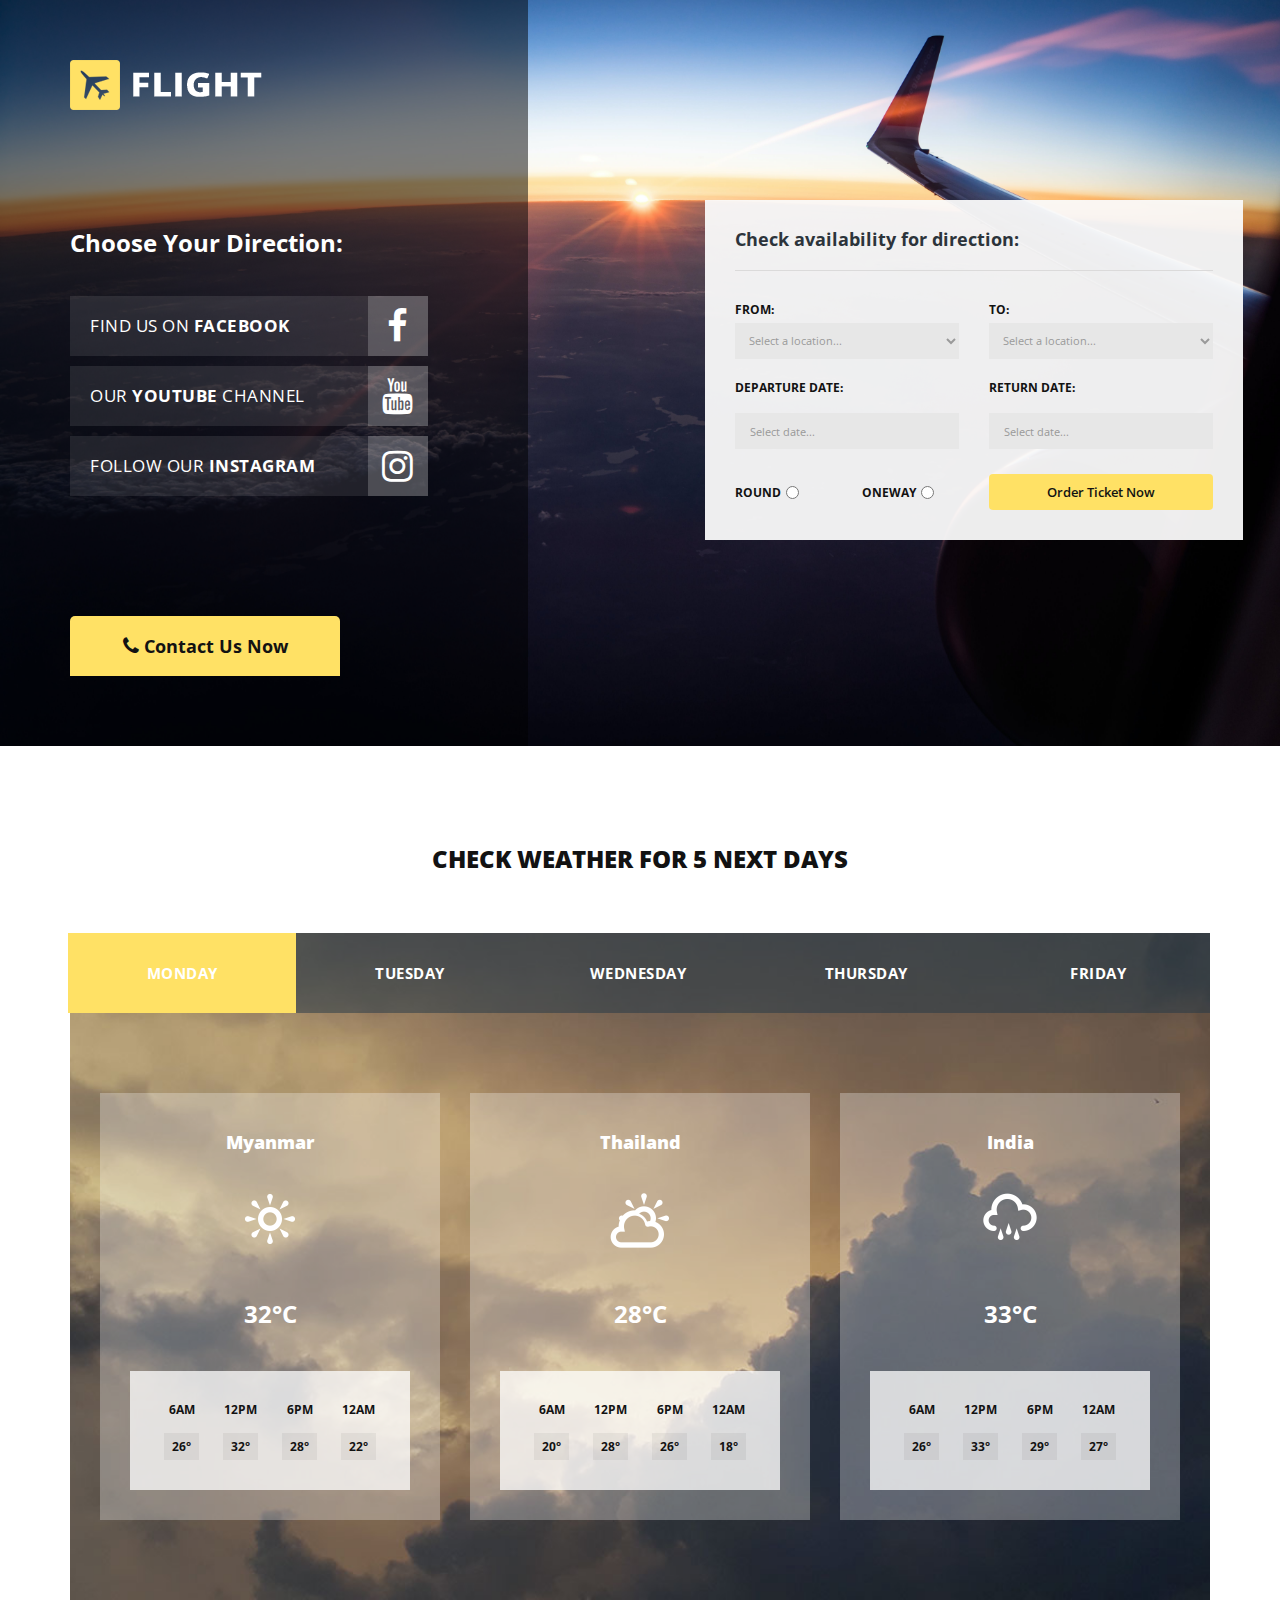
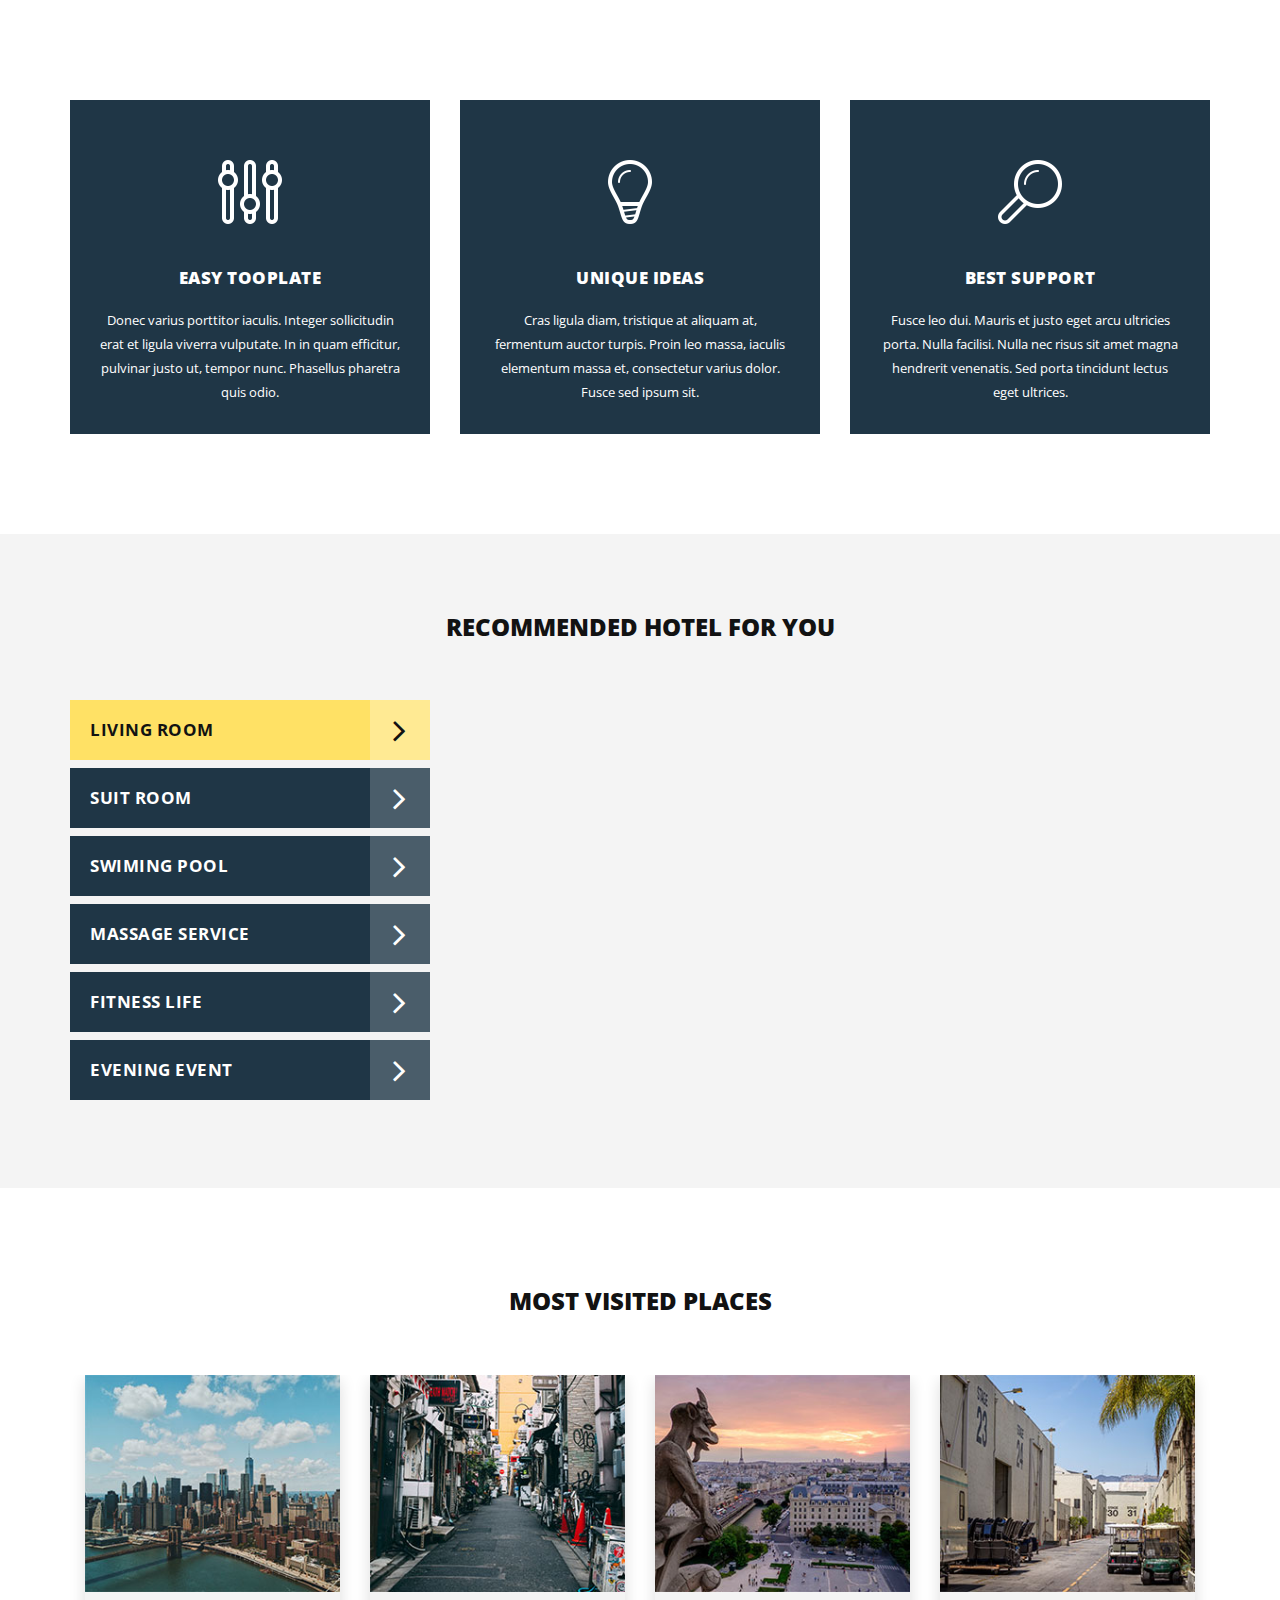
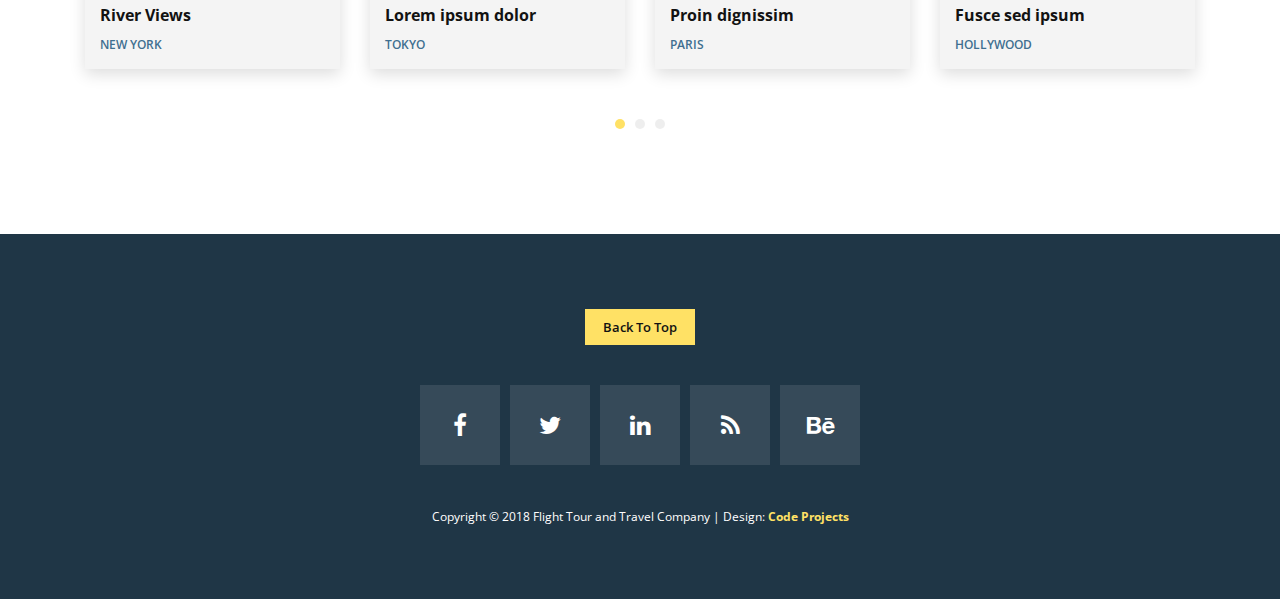
<file: flight_booking/index.html>
<!DOCTYPE html>
<html>
    <head>
        <meta charset="utf-8">
        <meta http-equiv="X-UA-Compatible" content="IE=edge,chrome=1">
    	<title>Flight - Travel and Tour</title>
        <meta name="description" content="">
        <meta name="viewport" content="width=device-width, initial-scale=1">
        <link rel="apple-touch-icon" href="apple-touch-icon.png">
        <link rel="stylesheet" href="./css/bootstrap.min.css">
        <link rel="stylesheet" href="./css/bootstrap-theme.min.css">
        <link rel="stylesheet" href="./css/fontAwesome.css">
        <link rel="stylesheet" href="./css/hero-slider.css">
        <link rel="stylesheet" href="./css/owl-carousel.css">
        <link rel="stylesheet" href="./css/datepicker.css">
        <link rel="stylesheet" href="./css/tooplate-style.css">

        <link href="https://fonts.googleapis.com/css?family=Open+Sans:300,400,600,700,800" rel="stylesheet">

        <script src="./js/vendor/modernizr-2.8.3-respond-1.4.2.min.js"></script>
    </head>

<body>

    
    <section class="banner" id="top">
        <div class="container">
            <div class="row">
                <div class="col-md-5">
                    <div class="left-side">
                        <div class="logo">
                            <img src="./img/logo.png" alt="Flight Template">
                        </div>
                        <div class="tabs-content">
                            <h4>Choose Your Direction:</h4>
                            <ul class="social-links">
                                <li><a href="http://facebook.com">Find us on <em>Facebook</em><i class="fa fa-facebook"></i></a></li>
                                <li><a href="http://youtube.com">Our <em>YouTube</em> Channel<i class="fa fa-youtube"></i></a></li>
                                <li><a href="http://instagram.com">Follow our <em>instagram</em><i class="fa fa-instagram"></i></a></li>
                            </ul>
                        </div>
                        <div class="page-direction-button">
                            <a href="./contact.html"><i class="fa fa-phone"></i>Contact Us Now</a>
                        </div>
                    </div>
                </div>
                <div class="col-md-5 col-md-offset-1">
                    <section id="first-tab-group" class="tabgroup">
                        <div id="tab1">
                            <div class="submit-form">
                                <h4>Check availability for <em>direction</em>:</h4>
                                <form id="form-submit" action="" method="get">
                                    <div class="row">
                                        <div class="col-md-6">
                                            <fieldset>
                                                <label for="from">From:</label>
                                                <select required name='from' onchange='this.form.()'>
                                                    <option value="">Select a location...</option>
                                                    <option value="Cambodia">Cambodia</option>
                                                    <option value="Hong Kong">Hong Kong</option>
                                                    <option value="India">India</option>
                                                    <option value="Japan">Japan</option>
                                                    <option value="Korea">Korea</option>
                                                    <option value="Laos">Laos</option>
                                                    <option value="Myanmar">Myanmar</option>
                                                    <option value="Singapore">Singapore</option>
                                                    <option value="Thailand">Thailand</option>
                                                    <option value="Vietnam">Vietnam</option>
                                                </select>
                                            </fieldset>
                                        </div>
                                        <div class="col-md-6">
                                            <fieldset>
                                                <label for="to">To:</label>
                                                <select required name='to' onchange='this.form.()'>
                                                    <option value="">Select a location...</option>
                                                    <option value="Cambodia">Cambodia</option>
                                                    <option value="Hong Kong">Hong Kong</option>
                                                    <option value="India">India</option>
                                                    <option value="Japan">Japan</option>
                                                    <option value="Korea">Korea</option>
                                                    <option value="Laos">Laos</option>
                                                    <option value="Myanmar">Myanmar</option>
                                                    <option value="Singapore">Singapore</option>
                                                    <option value="Thailand">Thailand</option>
                                                    <option value="Vietnam">Vietnam</option>
                                                </select>
                                            </fieldset>
                                        </div>
                                        <div class="col-md-6">
                                            <fieldset>
                                                <label for="departure">Departure date:</label>
                                                <input name="deparure" type="text" class="form-control date" id="deparure" placeholder="Select date..." required="" onchange='this.form.()'>
                                            </fieldset>
                                        </div>
                                        <div class="col-md-6">
                                            <fieldset>
                                                <label for="return">Return date:</label>
                                                <input name="return" type="text" class="form-control date" id="return" placeholder="Select date..." required="" onchange='this.form.()'>
                                            </fieldset>
                                        </div>
                                        <div class="col-md-6">
                                            <div class="radio-select">
                                                <div class="row">
                                                    <div class="col-md-6 col-sm-6 col-xs-6">
                                                        <label for="round">Round</label>
                                                        <input type="radio" name="trip" id="round" value="round" required="required"onchange='this.form.()'>
                                                    </div>
                                                    <div class="col-md-6 col-sm-6 col-xs-6">
                                                        <label for="oneway">Oneway</label>
                                                        <input type="radio" name="trip" id="oneway" value="one-way" required="required"onchange='this.form.()'>
                                                    </div>
                                                </div>
                                            </div>
                                        </div>
                                        <div class="col-md-6">
                                            <fieldset>
                                                <button type="submit" id="form-submit" class="btn">Order Ticket Now</button>
                                            </fieldset>
                                        </div>
                                    </div>
                                </form>
                            </div>
                        </div>
                    </section>
                </div>
            </div>
        </div>
    </section>



    <div class="tabs-content" id="weather">
        <div class="container">
            <div class="row">
                <div class="col-md-12">
                    <div class="section-heading">
                        <h2>Check Weather For 5 NEXT Days</h2>
                    </div>
                </div>
                <div class="wrapper">
                    <div class="col-md-12">
                        <div class="weather-content">
                            <div class="row">
                                <div class="col-md-12">
                                    <ul class="tabs clearfix" data-tabgroup="second-tab-group">
                                        <li><a href="#monday" class="active">Monday</a></li>
                                        <li><a href="#tuesday">Tuesday</a></li>
                                        <li><a href="#wednesday">Wednesday</a></li>
                                        <li><a href="#thursday">Thursday</a></li>
                                        <li><a href="#friday">Friday</a></li>
                                    </ul>    
                                </div>
                                <div class="col-md-12">
                                    <section id="second-tab-group" class="weathergroup">
                                        <div id="monday">
                                            <div class="row">
                                                <div class="col-md-4">
                                                    <div class="weather-item">
                                                        <h6>Myanmar</h6>
                                                        <div class="weather-icon">
                                                            <img src="./img/weather-icon-03.png" alt="">
                                                        </div>
                                                        <span>32&deg;C</span>
                                                        <ul class="time-weather">
                                                            <li>6AM <span>26&deg;</span></li>
                                                            <li>12PM <span>32&deg;</span></li>
                                                            <li>6PM <span>28&deg;</span></li>
                                                            <li>12AM <span>22&deg;</span></li>
                                                        </ul>
                                                    </div>
                                                </div>
                                                <div class="col-md-4">
                                                    <div class="weather-item">
                                                        <h6>Thailand</h6>
                                                        <div class="weather-icon">
                                                            <img src="./img/weather-icon-02.png" alt="">
                                                        </div>
                                                        <span>28&deg;C</span>
                                                        <ul class="time-weather">
                                                            <li>6AM <span>20&deg;</span></li>
                                                            <li>12PM <span>28&deg;</span></li>
                                                            <li>6PM <span>26&deg;</span></li>
                                                            <li>12AM <span>18&deg;</span></li>
                                                        </ul>
                                                    </div>
                                                </div>
                                                <div class="col-md-4">
                                                    <div class="weather-item">
                                                        <h6>India</h6>
                                                        <div class="weather-icon">
                                                            <img src="./img/weather-icon-01.png" alt="">
                                                        </div>
                                                        <span>33&deg;C</span>
                                                        <ul class="time-weather">
                                                            <li>6AM <span>26&deg;</span></li>
                                                            <li>12PM <span>33&deg;</span></li>
                                                            <li>6PM <span>29&deg;</span></li>
                                                            <li>12AM <span>27&deg;</span></li>
                                                        </ul>
                                                    </div>
                                                </div>
                                            </div>
                                        </div>
                                        <div id="tuesday">
                                            <div class="row">
                                                <div class="col-md-4">
                                                    <div class="weather-item">
                                                        <h6>Myanmar</h6>
                                                        <div class="weather-icon">
                                                            <img src="img/weather-icon-02.png" alt="">
                                                        </div>
                                                        <span>28&deg;C</span>
                                                        <ul class="time-weather">
                                                            <li>6AM <span>18&deg;</span></li>
                                                            <li>12PM <span>27&deg;</span></li>
                                                            <li>6PM <span>25&deg;</span></li>
                                                            <li>12AM <span>17&deg;</span></li>
                                                        </ul>
                                                    </div>
                                                </div>
                                                <div class="col-md-4">
                                                    <div class="weather-item">
                                                        <h6>Thailand</h6>
                                                        <div class="weather-icon">
                                                            <img src="img/weather-icon-03.png" alt="">
                                                        </div>
                                                        <span>31&deg;C</span>
                                                        <ul class="time-weather">
                                                            <li>6AM <span>19&deg;</span></li>
                                                            <li>12PM <span>28&deg;</span></li>
                                                            <li>6PM <span>22&deg;</span></li>
                                                            <li>12AM <span>18&deg;</span></li>
                                                        </ul>
                                                    </div>
                                                </div>
                                                <div class="col-md-4">
                                                    <div class="weather-item">
                                                        <h6>India</h6>
                                                        <div class="weather-icon">
                                                            <img src="img/weather-icon-01.png" alt="">
                                                        </div>
                                                        <span>26&deg;C</span>
                                                        <ul class="time-weather">
                                                            <li>6AM <span>19&deg;</span></li>
                                                            <li>12PM <span>26&deg;</span></li>
                                                            <li>6PM <span>22&deg;</span></li>
                                                            <li>12AM <span>20&deg;</span></li>
                                                        </ul>
                                                    </div>
                                                </div>
                                            </div>
                                        </div>
                                        <div id="wednesday">
                                            <div class="row">
                                                <div class="col-md-4">
                                                    <div class="weather-item">
                                                        <h6>Myanmar</h6>
                                                        <div class="weather-icon">
                                                            <img src="img/weather-icon-03.png" alt="">
                                                        </div>
                                                        <span>31&deg;C</span>
                                                        <ul class="time-weather">
                                                            <li>6AM <span>19&deg;</span></li>
                                                            <li>12PM <span>28&deg;</span></li>
                                                            <li>6PM <span>22&deg;</span></li>
                                                            <li>12AM <span>18&deg;</span></li>
                                                        </ul>
                                                    </div>
                                                </div>
                                                <div class="col-md-4">
                                                    <div class="weather-item">
                                                        <h6>Thailand</h6>
                                                        <div class="weather-icon">
                                                            <img src="img/weather-icon-01.png" alt="">
                                                        </div>
                                                        <span>34&deg;C</span>
                                                        <ul class="time-weather">
                                                            <li>6AM <span>28&deg;</span></li>
                                                            <li>12PM <span>34&deg;</span></li>
                                                            <li>6PM <span>30&deg;</span></li>
                                                            <li>12AM <span>29&deg;</span></li>
                                                        </ul>
                                                    </div>
                                                </div>
                                                <div class="col-md-4">
                                                    <div class="weather-item">
                                                        <h6>India</h6>
                                                        <div class="weather-icon">
                                                            <img src="img/weather-icon-02.png" alt="">
                                                        </div>
                                                        <span>28&deg;C</span>
                                                        <ul class="time-weather">
                                                            <li>6AM <span>18&deg;</span></li>
                                                            <li>12PM <span>27&deg;</span></li>
                                                            <li>6PM <span>25&deg;</span></li>
                                                            <li>12AM <span>17&deg;</span></li>
                                                        </ul>
                                                    </div>
                                                </div>
                                            </div>
                                        </div>
                                        <div id="thursday">
                                            <div class="row">
                                                <div class="col-md-4">
                                                    <div class="weather-item">
                                                        <h6>Myanmar</h6>
                                                        <div class="weather-icon">
                                                            <img src="img/weather-icon-01.png" alt="">
                                                        </div>
                                                        <span>27&deg;C</span>
                                                        <ul class="time-weather">
                                                            <li>6AM <span>21&deg;</span></li>
                                                            <li>12PM <span>27&deg;</span></li>
                                                            <li>6PM <span>22&deg;</span></li>
                                                            <li>12AM <span>18&deg;</span></li>
                                                        </ul>
                                                    </div>
                                                </div>
                                                <div class="col-md-4">
                                                    <div class="weather-item">
                                                        <h6>Thailand</h6>
                                                        <div class="weather-icon">
                                                            <img src="img/weather-icon-02.png" alt="">
                                                        </div>
                                                        <span>28&deg;C</span>
                                                        <ul class="time-weather">
                                                            <li>6AM <span>18&deg;</span></li>
                                                            <li>12PM <span>27&deg;</span></li>
                                                            <li>6PM <span>25&deg;</span></li>
                                                            <li>12AM <span>17&deg;</span></li>
                                                        </ul>
                                                    </div>
                                                </div>
                                                <div class="col-md-4">
                                                    <div class="weather-item">
                                                        <h6>India</h6>
                                                        <div class="weather-icon">
                                                            <img src="img/weather-icon-03.png" alt="">
                                                        </div>
                                                        <span>31&deg;C</span>
                                                        <ul class="time-weather">
                                                            <li>6AM <span>19&deg;</span></li>
                                                            <li>12PM <span>28&deg;</span></li>
                                                            <li>6PM <span>22&deg;</span></li>
                                                            <li>12AM <span>18&deg;</span></li>
                                                        </ul>
                                                    </div>
                                                </div>
                                            </div>
                                        </div>
                                        <div id="friday">
                                            <div class="row">
                                                <div class="col-md-4">
                                                    <div class="weather-item">
                                                        <h6>Myanmar</h6>
                                                        <div class="weather-icon">
                                                            <img src="img/weather-icon-03.png" alt="">
                                                        </div>
                                                        <span>33&deg;C</span>
                                                        <ul class="time-weather">
                                                            <li>6AM <span>28&deg;</span></li>
                                                            <li>12PM <span>33&deg;</span></li>
                                                            <li>6PM <span>29&deg;</span></li>
                                                            <li>12AM <span>27&deg;</span></li>
                                                        </ul>
                                                    </div>
                                                </div>
                                                <div class="col-md-4">
                                                    <div class="weather-item">
                                                        <h6>Thailand</h6>
                                                        <div class="weather-icon">
                                                            <img src="img/weather-icon-02.png" alt="">
                                                        </div>
                                                        <span>31&deg;C</span>
                                                        <ul class="time-weather">
                                                            <li>6AM <span>24&deg;</span></li>
                                                            <li>12PM <span>31&deg;</span></li>
                                                            <li>6PM <span>26&deg;</span></li>
                                                            <li>12AM <span>23&deg;</span></li>
                                                        </ul>
                                                    </div>
                                                </div>
                                                <div class="col-md-4">
                                                    <div class="weather-item">
                                                        <h6>India</h6>
                                                        <div class="weather-icon">
                                                            <img src="img/weather-icon-01.png" alt="">
                                                        </div>
                                                        <span>28&deg;C</span>
                                                        <ul class="time-weather">
                                                            <li>6AM <span>24&deg;</span></li>
                                                            <li>12PM <span>28&deg;</span></li>
                                                            <li>6PM <span>26&deg;</span></li>
                                                            <li>12AM <span>22&deg;</span></li>
                                                        </ul>
                                                    </div>
                                                </div>
                                            </div>
                                        </div>
                                    </section>
                                </div>
                            </div>
                        </div>
                    </div>
                </div>
            </div>
        </div>
    </div>


    <section class="services">
        <div class="container">
            <div class="row">
                <div class="col-md-4">
                    <div class="service-item first-service">
                        <div class="service-icon"></div>
                        <h4>Easy Tooplate</h4>
                        <p>Donec varius porttitor iaculis. Integer sollicitudin erat et ligula viverra vulputate. In in quam efficitur, pulvinar justo ut, tempor nunc. Phasellus pharetra quis odio.</p>
                        </a>
                    </div>
                </div>
                <div class="col-md-4">
                    <div class="service-item second-service">
                        <div class="service-icon"></div>
                        <h4>Unique Ideas</h4>
                        <p>Cras ligula diam, tristique at aliquam at, fermentum auctor turpis. Proin leo massa, iaculis elementum massa et, consectetur varius dolor. Fusce sed ipsum sit.</p>
                        </a>
                    </div>
                </div>
                <div class="col-md-4">
                    <div class="service-item third-service">
                        <div class="service-icon"></div>
                        <h4>Best Support</h4>
                        <p>Fusce leo dui. Mauris et justo eget arcu ultricies porta. Nulla facilisi. Nulla nec risus sit amet magna hendrerit venenatis. Sed porta tincidunt lectus eget ultrices.</p>
                        </a>
                    </div>
                </div>
            </div>
        </div>
    </section>


    
    <div class="tabs-content" id="recommended-hotel">
        <div class="container">
            <div class="row">
                <div class="col-md-12">
                    <div class="section-heading">
                        <h2>Recommended Hotel For You</h2>
                    </div>
                </div>
                <div class="wrapper">
                    <div class="col-md-4">
                            <ul class="tabs clearfix" data-tabgroup="third-tab-group">
                                <li><a href="#livingroom" class="active">Living Room <i class="fa fa-angle-right"></i></a></li>
                                <li><a href="#suitroom">Suit Room <i class="fa fa-angle-right"></i></a></li>
                                <li><a href="#swimingpool">Swiming Pool <i class="fa fa-angle-right"></i></a></li>
                                <li><a href="#massage">Massage Service <i class="fa fa-angle-right"></i></a></li>
                                <li><a href="#fitness">Fitness Life <i class="fa fa-angle-right"></i></a></li>
                                <li><a href="#event">Evening Event <i class="fa fa-angle-right"></i></a></li>
                            </ul>
                        </div>
                    </div>
                    <div class="col-md-8">
                        <section id="third-tab-group" class="recommendedgroup">
                            <div id="livingroom">
                                <div class="text-content">
                                    <iframe width="100%" height="400px" src="https://www.youtube.com/embed/rMxTreSFMgE">
                                    </iframe>
                                </div>
                            </div>
                            <div id="suitroom">
                                <div class="row">
                                    <div class="col-md-12">
                                        <div id="owl-suiteroom" class="owl-carousel owl-theme">
                                            <div class="item">
                                                <div class="suiteroom-item">
                                                    <img src="img/suite-02.jpg" alt="">
                                                    <div class="text-content">
                                                        <h4>Clean And Relaxing Room</h4>
                                                        <span>Aurora Resort</span>
                                                    </div>
                                                </div>
                                            </div>
                                            <div class="item">
                                                <div class="suiteroom-item">
                                                    <img src="img/suite-01.jpg" alt="">
                                                    <div class="text-content">
                                                        <h4>Special Suite Room TV</h4>
                                                        <span>Khao Yai Hotel</span>
                                                    </div>
                                                </div>
                                            </div>
                                            <div class="item">
                                                <div class="suiteroom-item">
                                                    <img src="img/suite-03.jpg" alt="">
                                                    <div class="text-content">
                                                        <h4>The Best Sitting</h4>
                                                        <span>Hotel Grand</span>
                                                    </div>
                                                </div>
                                            </div>
                                        </div>
                                    </div>
                                </div>
                            </div>
                            <div id="swimingpool">
                                <img src="img/swiming-pool.jpg" alt="">
                                <div class="row">
                                    <div class="col-md-12">
                                        <div class="text-content">
                                            <h4>Lovely View Swiming Pool For Special Guests</h4>
                                            <span>Victoria Resort and Spa</span>
                                        </div>
                                    </div>
                                </div>
                            </div>
                            <div id="massage">
                                <img src="img/massage-service.jpg" alt="">
                                <div class="row">
                                    <div class="col-md-12">
                                        <div class="text-content">
                                            <h4>Perfect Place For Relaxation</h4>
                                            <span>Napali Beach</span>
                                        </div>
                                    </div>
                                </div>
                            </div>
                            <div id="fitness">
                                <img src="img/fitness-service.jpg" alt="">
                                <div class="row">
                                    <div class="col-md-12">
                                        <div class="text-content">
                                            <h4>Insane Street Workout</h4>
                                            <span>Hua Hin Beach</span>
                                        </div>
                                    </div>
                                </div>
                            </div>
                            <div id="event">
                                <img src="img/evening-event.jpg" alt="">
                                <div class="row">
                                    <div class="col-md-12">
                                        <div class="text-content">
                                            <h4>Finest Winery Night</h4>
                                            <span>Queen Restaurant</span>
                                        </div>
                                    </div>
                                </div>
                            </div>
                        </section>
                    </div>
                </div>
            </div>
        </div>
    </div>




    <section id="most-visited">
        <div class="container">
            <div class="row">
                <div class="col-md-12">
                    <div class="section-heading">
                        <h2>Most Visited Places</h2>
                    </div>
                </div>
                <div class="col-md-12">
                    <div id="owl-mostvisited" class="owl-carousel owl-theme">
                        <div class="item col-md-12">
                            <div class="visited-item">
                                <img src="img/place-01.jpg" alt="">
                                <div class="text-content">
                                    <h4>River Views</h4>
                                    <span>New York</span>
                                </div>
                            </div>
                        </div>
                        <div class="item col-md-12">
                            <div class="visited-item">
                                <img src="img/place-02.jpg" alt="">
                                <div class="text-content">
                                    <h4>Lorem ipsum dolor</h4>
                                    <span>Tokyo</span>
                                </div>
                            </div>
                        </div>
                        <div class="item col-md-12">
                            <div class="visited-item">
                                <img src="img/place-03.jpg" alt="">
                                <div class="text-content">
                                    <h4>Proin dignissim</h4>
                                    <span>Paris</span>
                                </div>
                            </div>
                        </div>
                        <div class="item col-md-12">
                            <div class="visited-item">
                                <img src="img/place-04.jpg" alt="">
                                <div class="text-content">
                                    <h4>Fusce sed ipsum</h4>
                                    <span>Hollywood</span>
                                </div>
                            </div>
                        </div>
                        <div class="item col-md-12">
                            <div class="visited-item">
                                <img src="img/place-02.jpg" alt="">
                                <div class="text-content">
                                    <h4>Vivamus egestas</h4>
                                    <span>Tokyo</span>
                                </div>
                            </div>
                        </div>
                        <div class="item col-md-12">
                            <div class="visited-item">
                                <img src="img/place-01.jpg" alt="">
                                <div class="text-content">
                                    <h4>Aliquam elit metus</h4>
                                    <span>New York</span>
                                </div>
                            </div>
                        </div>
                        <div class="item col-md-12">
                            <div class="visited-item">
                                <img src="img/place-03.jpg" alt="">
                                <div class="text-content">
                                    <h4>Phasellus pharetra</h4>
                                    <span>Paris</span>
                                </div>
                            </div>
                        </div>
                        <div class="item col-md-12">
                            <div class="visited-item">
                                <img src="img/place-04.jpg" alt="">
                                <div class="text-content">
                                    <h4>In in quam efficitur</h4>
                                    <span>Hollywood</span>
                                </div>
                            </div>
                        </div>
                        <div class="item col-md-12">
                            <div class="visited-item">
                                <img src="img/place-01.jpg" alt="">
                                <div class="text-content">
                                    <h4>Sed faucibus odio</h4>
                                    <span>NEW YORK</span>
                                </div>
                            </div>
                        </div>
                        <div class="item col-md-12">
                            <div class="visited-item">
                                <img src="img/place-02.jpg" alt="">
                                <div class="text-content">
                                    <h4>Donec varius porttitor</h4>
                                    <span>Tokyo</span>
                                </div>
                            </div>
                        </div>
                    </div>
                </div>
            </div>
        </div>
    </section>



    <footer>
        <div class="container">
            <div class="row">
                <div class="col-md-12">
                    <div class="primary-button">
                        <a href="#" class="scroll-top">Back To Top</a>
                    </div>
                </div>
                <div class="col-md-12">
                    <ul class="social-icons">
                        <li><a href="https://www.facebook.com/tooplate"><i class="fa fa-facebook"></i></a></li>
                        <li><a href="#"><i class="fa fa-twitter"></i></a></li>
                        <li><a href="#"><i class="fa fa-linkedin"></i></a></li>
                        <li><a href="#"><i class="fa fa-rss"></i></a></li>
                        <li><a href="#"><i class="fa fa-behance"></i></a></li>
                    </ul>
                </div>
                <div class="col-md-12">
                    <p>Copyright &copy; 2018 Flight Tour and Travel Company
                
                | Design: <a href="http://www.code-projects.org" target="_parent"><em>Code Projects</em></a></p>
                </div>
            </div>
        </div>
    </footer>


    


    <script src="//ajax.googleapis.com/ajax/libs/jquery/1.11.2/jquery.min.js"></script>
    <script>window.jQuery || document.write('<script src="js/vendor/jquery-1.11.2.min.js"><\/script>')</script>

    <script src="js/vendor/bootstrap.min.js"></script>
    
    <script src="js/datepicker.js"></script>
    <script src="js/plugins.js"></script>
    <script src="js/main.js"></script>

    <script src="http://ajax.googleapis.com/ajax/libs/jquery/1.10.2/jquery.min.js" type="text/javascript"></script>
    <script type="text/javascript">
    $(document).ready(function() {

        

        // navigation click actions 
        $('.scroll-link').on('click', function(event){
            event.preventDefault();
            var sectionID = $(this).attr("data-id");
            scrollToID('#' + sectionID, 750);
        });
        // scroll to top action
        $('.scroll-top').on('click', function(event) {
            event.preventDefault();
            $('html, body').animate({scrollTop:0}, 'slow');         
        });
        // mobile nav toggle
        $('#nav-toggle').on('click', function (event) {
            event.preventDefault();
            $('#main-nav').toggleClass("open");
        });
    });
    // scroll function
    function scrollToID(id, speed){
        var offSet = 0;
        var targetOffset = $(id).offset().top - offSet;
        var mainNav = $('#main-nav');
        $('html,body').animate({scrollTop:targetOffset}, speed);
        if (mainNav.hasClass("open")) {
            mainNav.css("height", "1px").removeClass("in").addClass("collapse");
            mainNav.removeClass("open");
        }
    }
    if (typeof console === "undefined") {
        console = {
            log: function() { }
        };
    }
    </script>
</body>
</html>
</file>
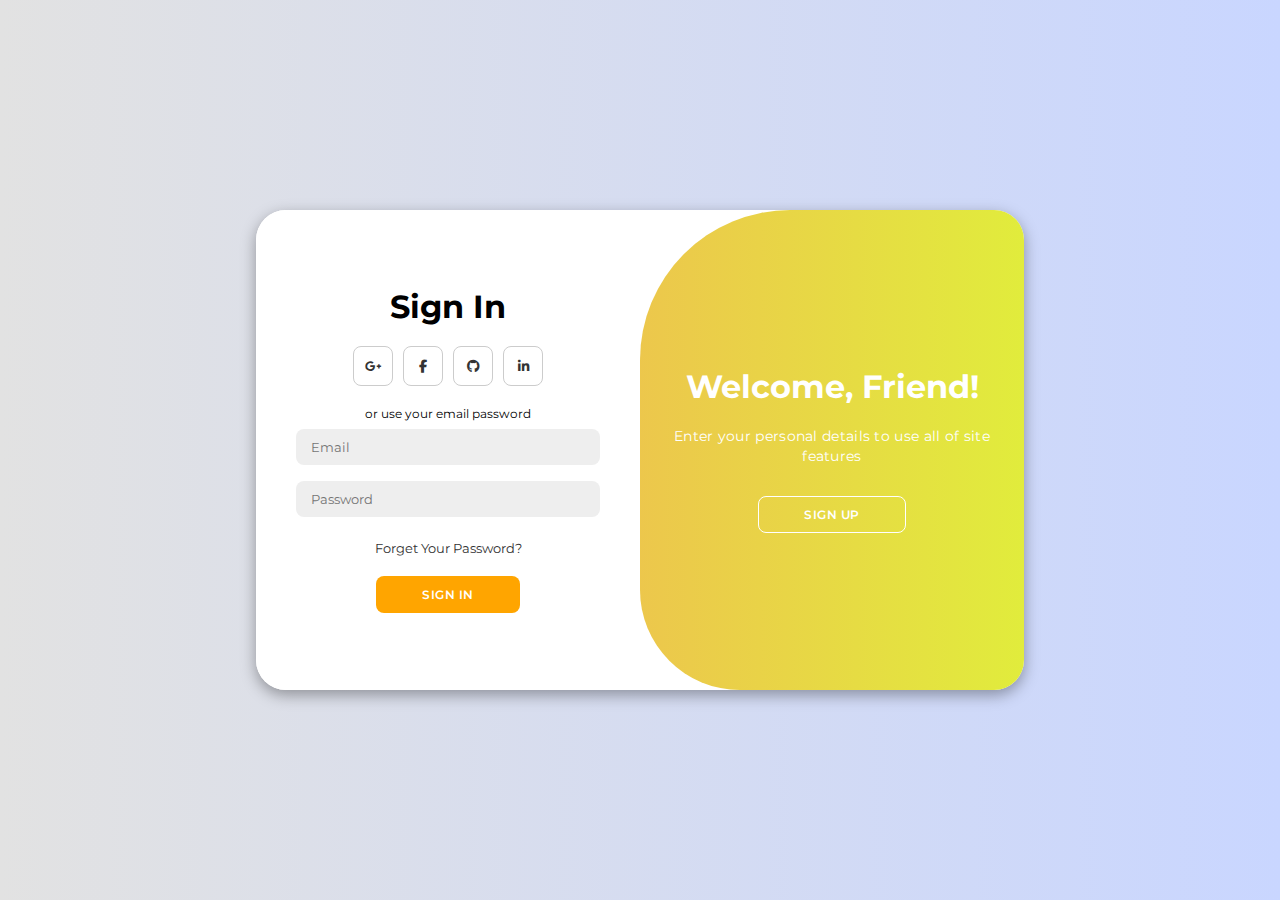
<file: login.html>
<!DOCTYPE html>
<html lang="en">
<head>
    <meta charset="UTF-8">
    <meta name="viewport" content="width=device-width, initial-scale=1.0">
    <link rel="stylesheet" href="https://cdnjs.cloudflare.com/ajax/libs/font-awesome/6.4.2/css/all.min.css">
    <link rel="stylesheet" href="./login.css">
    <title>login form</title>
</head>

<body>

    <div class="container" id="container">
        <div class="form-container sign-up">
            <form>
                <h1>Create Account</h1>
                <div class="social-icons">
                    <a href="#" class="icon"><i class="fa-brands fa-google-plus-g"></i></a>
                    <a href="#" class="icon"><i class="fa-brands fa-facebook-f"></i></a>
                    <a href="#" class="icon"><i class="fa-brands fa-github"></i></a>
                    <a href="#" class="icon"><i class="fa-brands fa-linkedin-in"></i></a>
                </div>
                <span>or use your email for registeration</span>
                <input type="text" placeholder="Name">
                <input type="email" placeholder="Email">
                <input type="password" placeholder="Password">
                <button>Sign Up</button>
            </form>
        </div>
        <div class="form-container sign-in">
            <form>
                <h1>Sign In</h1>
                <div class="social-icons">
                    <a href="#" class="icon"><i class="fa-brands fa-google-plus-g"></i></a>
                    <a href="#" class="icon"><i class="fa-brands fa-facebook-f"></i></a>
                    <a href="#" class="icon"><i class="fa-brands fa-github"></i></a>
                    <a href="#" class="icon"><i class="fa-brands fa-linkedin-in"></i></a>
                </div>
                <span>or use your email password</span>
                <input type="email" placeholder="Email">
                <input type="password" placeholder="Password">
                <a href="#">Forget Your Password?</a>
                <button>Sign In</button>
            </form>
        </div>
        <div class="toggle-container">
            <div class="toggle">
                <div class="toggle-panel toggle-left">
                    <h1>Welcome Back!</h1>
                    <p>Enter your personal details to use all of site features</p>
                    <button class="hidden" id="login">Sign In</button>
                </div>
                <div class="toggle-panel toggle-right">
                    <h1>Welcome, Friend!</h1>
                    <p>Enter your personal details to use all of site features</p>
                    <button class="hidden" id="register">Sign Up</button>
                </div>
            </div>
        </div>
    </div>

    <script src="./login.js"></script>
</body>

</html>
</file>
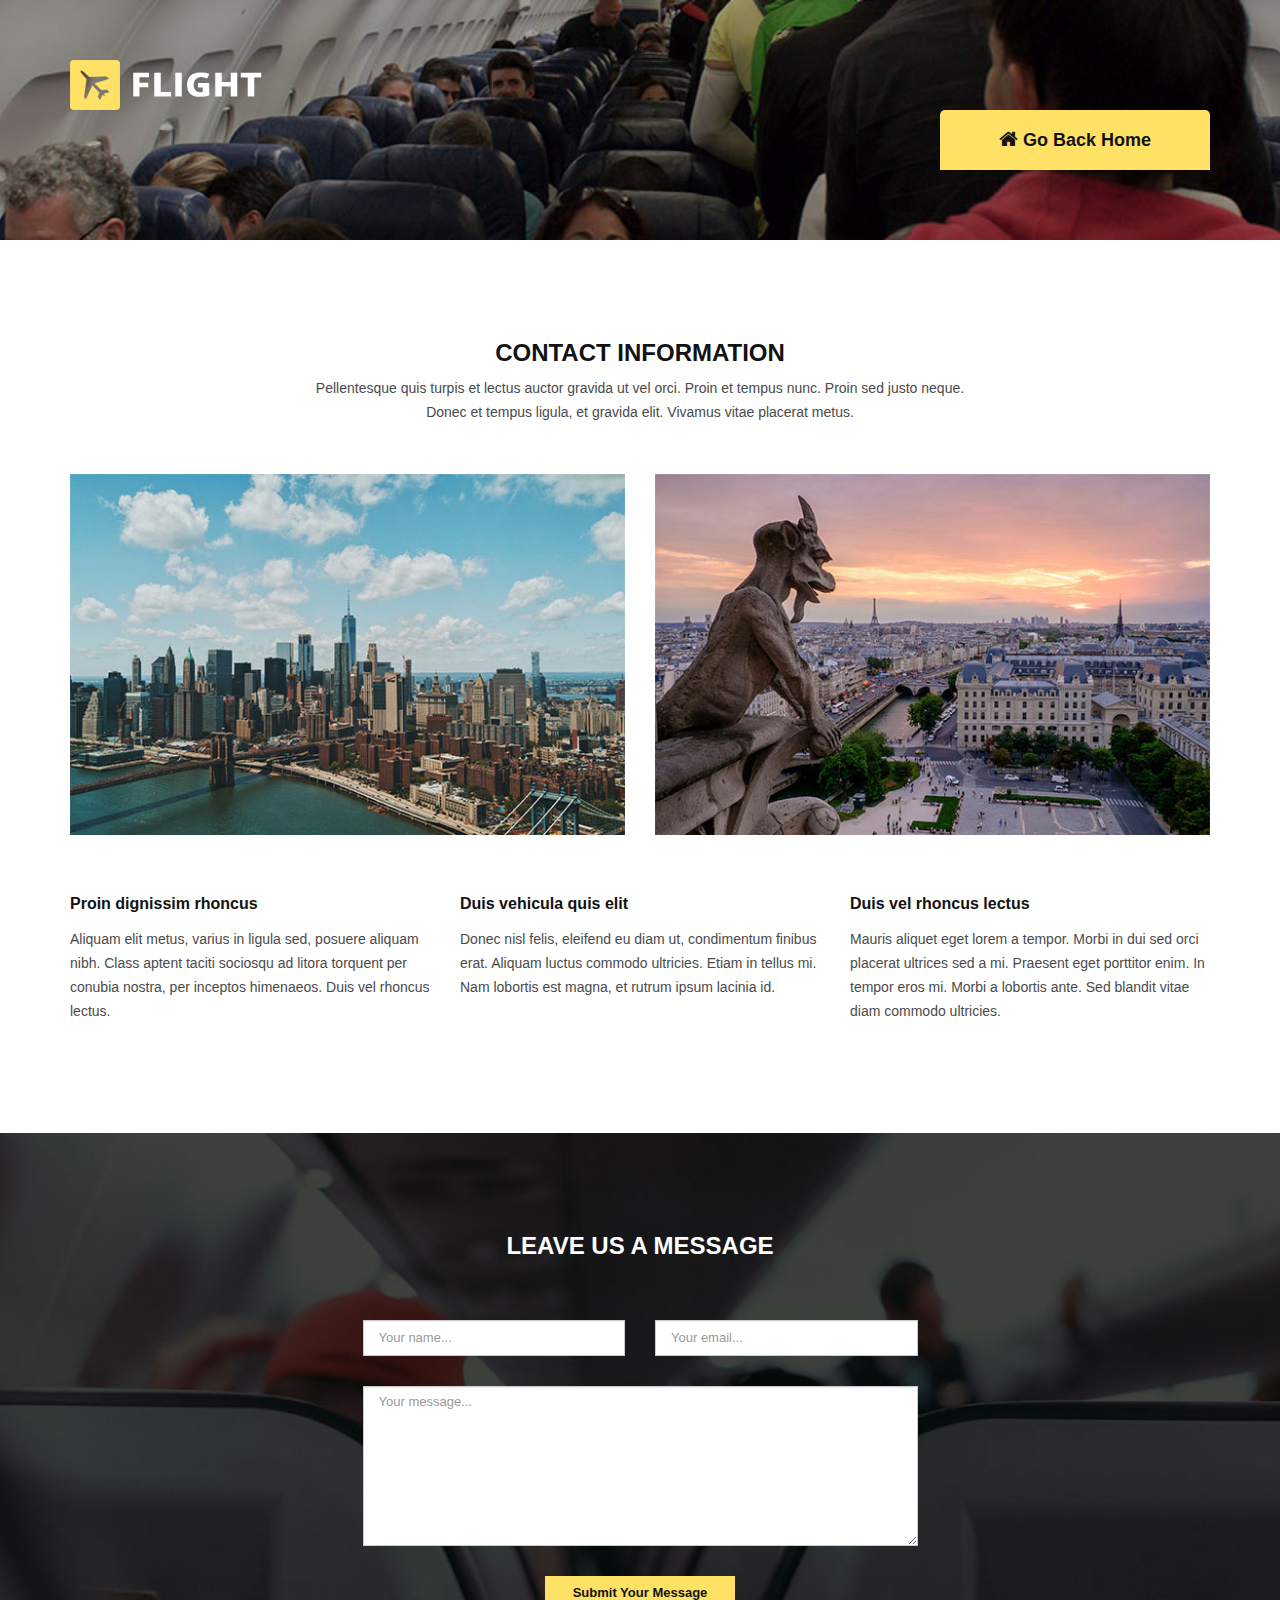
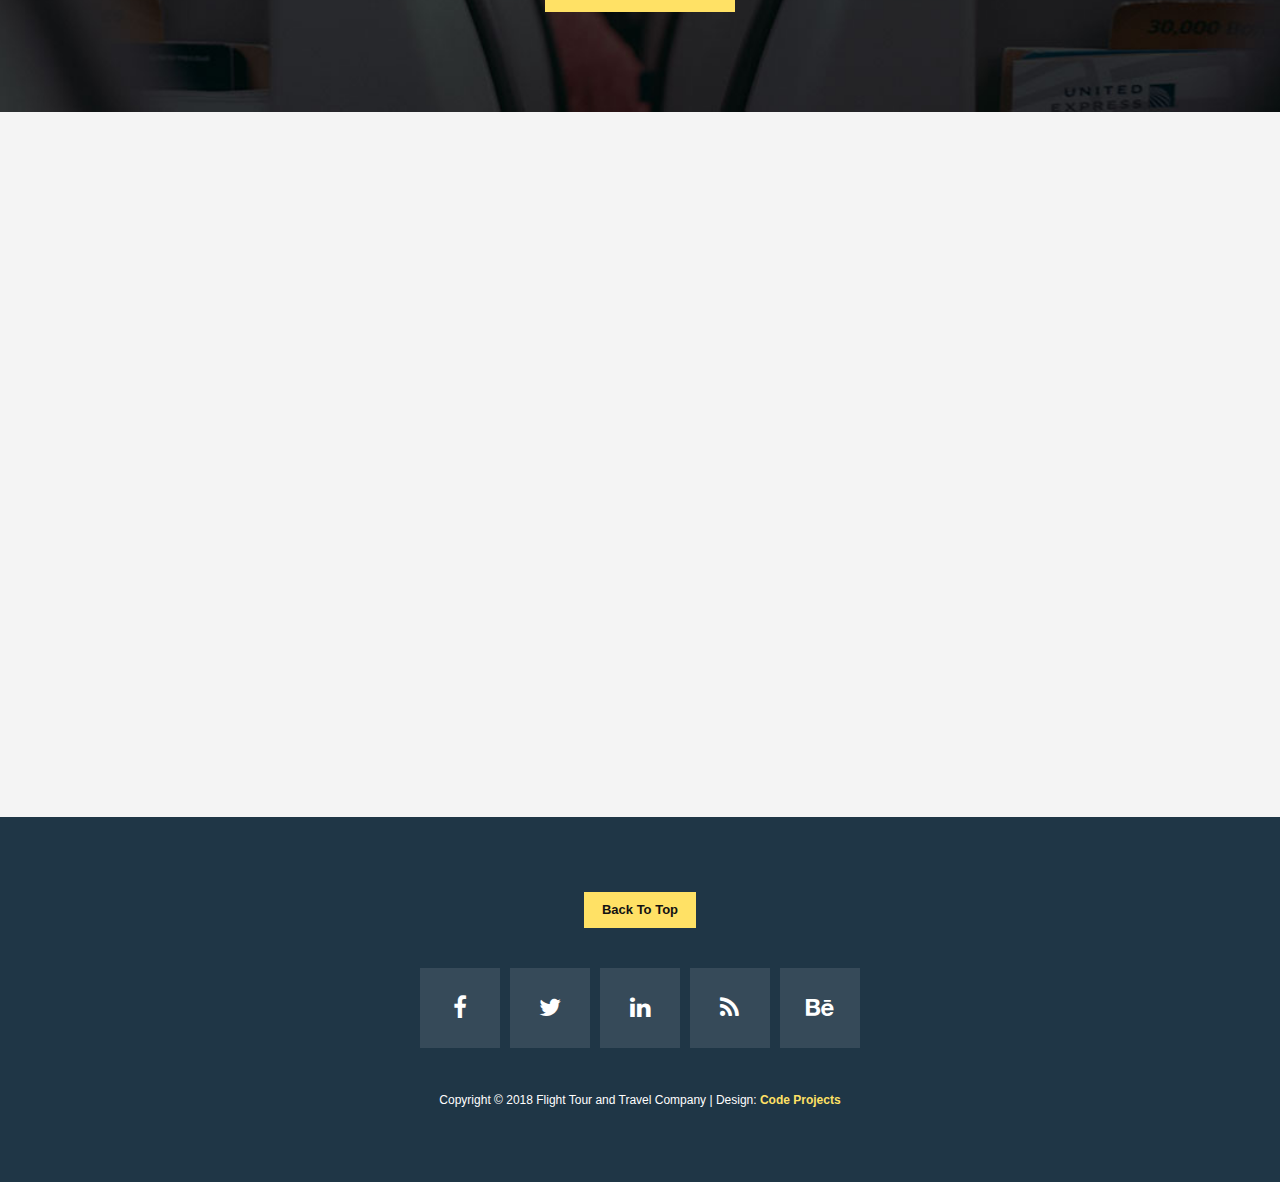
<file: flight_booking/contact.html>
<!DOCTYPE html>
<html>
    <head>
        <meta charset="utf-8">
        <meta http-equiv="X-UA-Compatible" content="IE=edge,chrome=1">
<!--

Template 2093 Flight

http://www.tooplate.com/view/2093-flight

-->
    	<title>Flight - Contact Page</title>
        <meta name="description" content="">
        <meta name="viewport" content="width=device-width, initial-scale=1">
        <link rel="apple-touch-icon" href="apple-touch-icon.png">

        <link rel="stylesheet" href="./css/bootstrap.min.css">
        <link rel="stylesheet" href="./css/bootstrap-theme.min.css">
        <link rel="stylesheet" href="./css/fontAwesome.css">
        <link rel="stylesheet" href="./css/hero-slider.css">
        <link rel="stylesheet" href="./css/owl-carousel.css">
        <link rel="stylesheet" href="./css/tooplate-style.css">

        <link href="https://fonts.googleapis.com/css?family=Spectral:200,200i,300,300i,400,400i,500,500i,600,600i,700,700i,800,800i" rel="stylesheet">
        <link href="https://fonts.googleapis.com/css?family=Roboto:100,300,400,500,700,900" rel="stylesheet">

        <script src="./js/vendor/modernizr-2.8.3-respond-1.4.2.min.js"></script>
    </head>

<body>


    <section class="page-heading" id="top">
        <div class="container">
            <div class="row">
                <div class="col-md-6">
                    <div class="logo">
                        <img src="./img/logo.png" alt="Flight Template">
                    </div>
                </div>
                <div class="col-md-6">
                    <div class="page-direction-button">
                        <a href="index.html"><i class="fa fa-home"></i>Go Back Home</a>
                    </div>
                </div>
            </div>
        </div>
    </section>



    <section class="contact-us">
        <div class="container">
            <div class="row">
                <div class="col-md-12">
                    <div class="section-heading">
                        <h2>Contact Information</h2>
                        <p> Pellentesque quis turpis et lectus auctor gravida ut vel orci. Proin et tempus nunc. Proin sed justo neque. Donec et tempus ligula, et gravida elit. Vivamus vitae placerat metus.</p>
                    </div>
                </div>
                <div class="col-md-6">
                    <img src="img/contact-01.jpg" alt="">
                </div>
                <div class="col-md-6">
                    <img src="img/contact-02.jpg" alt="">
                </div>
                <div class="col-md-4">
                    <h6>Proin dignissim rhoncus</h6>
                    <p>Aliquam elit metus, varius in ligula sed, posuere aliquam nibh. Class aptent taciti sociosqu ad litora torquent per conubia nostra, per inceptos himenaeos. Duis vel rhoncus lectus.</p>
                </div>
                <div class="col-md-4">
                    <h6>Duis vehicula quis elit</h6>
                    <p>Donec nisl felis, eleifend eu diam ut, condimentum finibus erat. Aliquam luctus commodo ultricies. Etiam in tellus mi. Nam lobortis est magna, et rutrum ipsum lacinia id.</p>
                </div>
                <div class="col-md-4">
                    <h6>Duis vel rhoncus lectus</h6>
                    <p>Mauris aliquet eget lorem a tempor. Morbi in dui sed orci placerat ultrices sed a mi. Praesent eget porttitor enim. In tempor eros mi. Morbi a lobortis ante. Sed blandit vitae diam commodo ultricies.</p>
                </div>
            </div>
        </div>
    </section>



    <section class="contact-form">
        <div class="container">
            <div class="row">
                <div class="col-md-12">
                    <div class="section-heading">
                        <h2>Leave us a message</h2>
                    </div>
                </div>
                <div class="col-md-6 col-md-offset-3">
                    <form id="contact" action="#" method="post">
                        <div class="row">
                            <div class="col-md-6">
                                <fieldset>
                                    <input name="name" type="text" class="form-control" id="name" placeholder="Your name..." required="">
                                </fieldset>
                            </div>
                            <div class="col-md-6">
                                <fieldset>
                                    <input name="email" type="text" class="form-control" id="email" placeholder="Your email..." required="">
                                </fieldset>
                            </div>
                            <div class="col-md-12">
                                <fieldset>
                                    <textarea name="message" rows="6" class="form-control" id="message" placeholder="Your message..." required=""></textarea>
                                </fieldset>
                            </div>
                            <div class="col-md-12">
                                <fieldset>
                                    <button type="submit" id="form-submit" class="btn">Submit Your Message</button>
                                </fieldset>
                            </div>
                        </div>
                    </form>
                </div>
            </div>
        </div>
    </section>



    <section class="map">
        <div class="container">
            <div class="row">
                <div class="col-md-12">
                    <div id="map">
        <!-- How to change your own map point
            1. Go to Google Maps
            2. Click on your location point
            3. Click "Share" and choose "Embed map" tab
            4. Copy only URL and paste it within the src="" field below
        -->
                        <iframe src="https://www.google.com/maps/embed?pb=!1m18!1m12!1m3!1d7895.485196115994!2d103.85995441789784!3d1.2880401763270322!2m3!1f0!2f0!3f0!3m2!1i1024!2i768!4f13.1!3m3!1m2!1s0x0%3A0x7fb4e58ad9cd826e!2sSingapore+Flyer!5e0!3m2!1sen!2sth!4v1505825620371" width="100%" height="500" frameborder="0" style="border:0" allowfullscreen></iframe>
                    </div>
                </div>
            </div>
        </div>
    </section>



    <footer>
        <div class="container">
            <div class="row">
                <div class="col-md-12">
                    <div class="primary-button">
                        <a href="#" class="scroll-top">Back To Top</a>
                    </div>
                </div>
                <div class="col-md-12">
                    <ul class="social-icons">
                        <li><a href="https://www.facebook.com/tooplate"><i class="fa fa-facebook"></i></a></li>
                        <li><a href="#"><i class="fa fa-twitter"></i></a></li>
                        <li><a href="#"><i class="fa fa-linkedin"></i></a></li>
                        <li><a href="#"><i class="fa fa-rss"></i></a></li>
                        <li><a href="#"><i class="fa fa-behance"></i></a></li>
                    </ul>
                </div>
                <div class="col-md-12">
                    <p>Copyright &copy; 2018 Flight Tour and Travel Company
                
                | Design: <a href="http://www.code-projects.org" target="_parent"><em>Code Projects</em></a></p>
                </div>
            </div>
        </div>
    </footer>


    


    <script src="//ajax.googleapis.com/ajax/libs/jquery/1.11.2/jquery.min.js"></script>
    <script>window.jQuery || document.write('<script src="js/vendor/jquery-1.11.2.min.js"><\/script>')</script>

    <script src="js/vendor/bootstrap.min.js"></script>

    <script src="js/plugins.js"></script>
    <script src="js/main.js"></script>

    <script src="http://ajax.googleapis.com/ajax/libs/jquery/1.10.2/jquery.min.js" type="text/javascript"></script>
    <script type="text/javascript">
    $(document).ready(function() {
        // navigation click actions 
        $('.scroll-link').on('click', function(event){
            event.preventDefault();
            var sectionID = $(this).attr("data-id");
            scrollToID('#' + sectionID, 750);
        });
        // scroll to top action
        $('.scroll-top').on('click', function(event) {
            event.preventDefault();
            $('html, body').animate({scrollTop:0}, 'slow');         
        });
        // mobile nav toggle
        $('#nav-toggle').on('click', function (event) {
            event.preventDefault();
            $('#main-nav').toggleClass("open");
        });
    });
    // scroll function
    function scrollToID(id, speed){
        var offSet = 0;
        var targetOffset = $(id).offset().top - offSet;
        var mainNav = $('#main-nav');
        $('html,body').animate({scrollTop:targetOffset}, speed);
        if (mainNav.hasClass("open")) {
            mainNav.css("height", "1px").removeClass("in").addClass("collapse");
            mainNav.removeClass("open");
        }
    }
    if (typeof console === "undefined") {
        console = {
            log: function() { }
        };
    }
    </script>
</body>
</html>
</file>
<file: flight_booking/css/hero-slider.css>
/* -------------------------------- 

Primary style

-------------------------------- */
*, *::after, *::before {
  -webkit-box-sizing: border-box;
  -moz-box-sizing: border-box;
  box-sizing: border-box;
}

html {
  font-size: 62.5%;
}

body {
  font-family: "Open Sans", sans-serif;
  color: #2c343b;
  background-color: #f2f2f2;
}

a {
  color: #d44457;
  text-decoration: none;
}

img {
  max-width: 100%;
}

/* -------------------------------- 

Main Components 

-------------------------------- */
.cd-header {
  position: absolute;
  z-index: 2;
  top: 0;
  left: 0;
  width: 100%;
  height: 50px;
  background-color: #21272c;
  -webkit-font-smoothing: antialiased;
  -moz-osx-font-smoothing: grayscale;
}
@media only screen and (min-width: 768px) {
  .cd-header {
    height: 70px;
    background-color: transparent;
  }
}

#cd-logo {
  float: left;
  margin: 13px 0 0 5%;
}
#cd-logo img {
  display: block;
}
@media only screen and (min-width: 768px) {
  #cd-logo {
    margin: 23px 0 0 5%;
  }
}

.cd-primary-nav {
  /* mobile first - navigation hidden by default, triggered by tap/click on navigation icon */
  float: right;
  margin-right: 5%;
  width: 44px;
  height: 100%;
}
.cd-primary-nav ul {
  position: absolute;
  top: 0;
  left: 0;
  width: 100%;
  -webkit-transform: translateY(-100%);
  -moz-transform: translateY(-100%);
  -ms-transform: translateY(-100%);
  -o-transform: translateY(-100%);
  transform: translateY(-100%);
}
.cd-primary-nav ul.is-visible {
  box-shadow: 0 3px 8px rgba(0, 0, 0, 0.2);
  -webkit-transform: translateY(50px);
  -moz-transform: translateY(50px);
  -ms-transform: translateY(50px);
  -o-transform: translateY(50px);
  transform: translateY(50px);
}
.cd-primary-nav a {
  display: block;
  height: 50px;
  line-height: 50px;
  padding-left: 5%;
  background: #21272c;
  border-top: 1px solid #333c44;
  color: #ffffff;
}
@media only screen and (min-width: 768px) {
  .cd-primary-nav {
    /* reset navigation values */
    width: auto;
    height: auto;
    background: none;
  }
  .cd-primary-nav ul {
    position: static;
    width: auto;
    -webkit-transform: translateY(0);
    -moz-transform: translateY(0);
    -ms-transform: translateY(0);
    -o-transform: translateY(0);
    transform: translateY(0);
    line-height: 70px;
  }
  .cd-primary-nav ul.is-visible {
    -webkit-transform: translateY(0);
    -moz-transform: translateY(0);
    -ms-transform: translateY(0);
    -o-transform: translateY(0);
    transform: translateY(0);
  }
  .cd-primary-nav li {
    display: inline-block;
    margin-left: 1em;
  }
  .cd-primary-nav a {
    display: inline-block;
    height: auto;
    font-weight: 600;
    line-height: normal;
    background: transparent;
    padding: .6em 1em;
    border-top: none;
  }
}

/* -------------------------------- 

Slider

-------------------------------- */
.cd-hero {
  position: relative;
  -webkit-font-smoothing: antialiased;
  -moz-osx-font-smoothing: grayscale;
}

.cd-hero-slider {
  position: relative;
  height: 360px;
  overflow: hidden;
}
.cd-hero-slider li {
  position: absolute;
  top: 0;
  left: 0;
  width: 100%;
  height: 100%;
  -webkit-transform: translateX(100%);
  -moz-transform: translateX(100%);
  -ms-transform: translateX(100%);
  -o-transform: translateX(100%);
  transform: translateX(100%);
}
.cd-hero-slider li.selected {
  /* this is the visible slide */
  position: relative;
  -webkit-transform: translateX(0);
  -moz-transform: translateX(0);
  -ms-transform: translateX(0);
  -o-transform: translateX(0);
  transform: translateX(0);
}
.cd-hero-slider li.move-left {
  /* slide hidden on the left */
  -webkit-transform: translateX(-100%);
  -moz-transform: translateX(-100%);
  -ms-transform: translateX(-100%);
  -o-transform: translateX(-100%);
  transform: translateX(-100%);
}
.cd-hero-slider li.is-moving, .cd-hero-slider li.selected {
  /* the is-moving class is assigned to the slide which is moving outside the viewport */
  -webkit-transition: -webkit-transform 0.5s;
  -moz-transition: -moz-transform 0.5s;
  transition: transform 0.5s;
}
@media only screen and (min-width: 768px) {
  .cd-hero-slider {
    height: 500px;
  }
}
@media only screen and (min-width: 1170px) {
  .cd-hero-slider {
    height: 680px;
  }
}

/* -------------------------------- 

Single slide style

-------------------------------- */
.cd-hero-slider li {
  background-position: center center;
  background-size: cover;
  background-repeat: no-repeat;
}
.cd-hero-slider li:first-of-type {
  background-image: url(../img/slide_01.jpg);
}
.cd-hero-slider li:nth-of-type(2) {
  background-image: url(../img/slide_02.jpg);
}
.cd-hero-slider li:nth-of-type(3) {
  background-image: url(../img/slide_03.jpg);
}
.cd-hero-slider .cd-full-width,
.cd-hero-slider .cd-half-width {
  position: absolute;
  width: 100%;
  height: 100%;
  z-index: 1;
  left: 0;
  top: 0;
  /* this padding is used to align the text */
  padding-top: 150px;
  text-align: center;
  /* Force Hardware Acceleration in WebKit */
  -webkit-backface-visibility: hidden;
  backface-visibility: hidden;
  -webkit-transform: translateZ(0);
  -moz-transform: translateZ(0);
  -ms-transform: translateZ(0);
  -o-transform: translateZ(0);
  transform: translateZ(0);
}
.cd-hero-slider .cd-img-container {
  /* hide image on mobile device */
  display: none;
}
.cd-hero-slider .cd-img-container img {
  position: absolute;
  left: 50%;
  top: 50%;
  bottom: auto;
  right: auto;
  -webkit-transform: translateX(-50%) translateY(-50%);
  -moz-transform: translateX(-50%) translateY(-50%);
  -ms-transform: translateX(-50%) translateY(-50%);
  -o-transform: translateX(-50%) translateY(-50%);
  transform: translateX(-50%) translateY(-50%);
}
.cd-hero-slider .cd-bg-video-wrapper {
  /* hide video on mobile device */
  display: none;
  position: absolute;
  top: 0;
  left: 0;
  width: 100%;
  height: 100%;
  overflow: hidden;
}
.cd-hero-slider .cd-bg-video-wrapper video {
  /* you won't see this element in the html, but it will be injected using js */
  display: block;
  min-height: 100%;
  min-width: 100%;
  max-width: none;
  height: auto;
  width: auto;
  position: absolute;
  left: 50%;
  top: 50%;
  bottom: auto;
  right: auto;
  -webkit-transform: translateX(-50%) translateY(-50%);
  -moz-transform: translateX(-50%) translateY(-50%);
  -ms-transform: translateX(-50%) translateY(-50%);
  -o-transform: translateX(-50%) translateY(-50%);
  transform: translateX(-50%) translateY(-50%);
}
.cd-hero-slider h2, .cd-hero-slider p {
  text-shadow: 0 1px 3px rgba(0, 0, 0, 0.1);
  line-height: 1.2;
  margin: 0 auto 14px;
  color: #ffffff;
  width: 90%;
  max-width: 400px;
}
.cd-hero-slider h2 {
  font-size: 2.4rem;
}
.cd-hero-slider p {
  font-size: 1.4rem;
  line-height: 1.4;
}
.cd-hero-slider .cd-btn {
  display: inline-block;
  padding: 1.2em 1.4em;
  margin-top: .8em;
  background-color: rgba(212, 68, 87, 0.9);
  font-size: 1.3rem;
  font-weight: 700;
  letter-spacing: 1px;
  color: #ffffff;
  text-transform: uppercase;
  box-shadow: 0 3px 6px rgba(0, 0, 0, 0.1);
  -webkit-transition: background-color 0.2s;
  -moz-transition: background-color 0.2s;
  transition: background-color 0.2s;
}
.cd-hero-slider .cd-btn.secondary {
  background-color: rgba(22, 26, 30, 0.8);
}
.cd-hero-slider .cd-btn:nth-of-type(2) {
  margin-left: 1em;
}
.no-touch .cd-hero-slider .cd-btn:hover {
  background-color: #d44457;
}
.no-touch .cd-hero-slider .cd-btn.secondary:hover {
  background-color: #161a1e;
}
@media only screen and (min-width: 768px) {
  .cd-hero-slider .cd-full-width,
  .cd-hero-slider .cd-half-width {
    padding-top: 200px;
  }
  .cd-hero-slider .cd-bg-video-wrapper {
    display: block;
  }
  .cd-hero-slider .cd-half-width {
    width: 45%;
  }
  .cd-hero-slider .cd-half-width:first-of-type {
    left: 5%;
  }
  .cd-hero-slider .cd-half-width:nth-of-type(2) {
    right: 5%;
    left: auto;
  }
  .cd-hero-slider .cd-img-container {
    display: block;
  }
  .cd-hero-slider h2, .cd-hero-slider p {
    max-width: 520px;
  }
  .cd-hero-slider h2 {
    font-size: 2.4em;
    font-weight: 300;
  }
  .cd-hero-slider .cd-btn {
    font-size: 1.4rem;
  }
}
@media only screen and (min-width: 1170px) {
  .cd-hero-slider .cd-full-width,
  .cd-hero-slider .cd-half-width {
    padding-top: 250px;
  }
  .cd-hero-slider h2, .cd-hero-slider p {
    margin-bottom: 20px;
  }
  .cd-hero-slider h2 {
    font-size: 3.2em;
  }
  .cd-hero-slider p {
    font-size: 1.6rem;
  }
}

/* -------------------------------- 

Single slide animation

-------------------------------- */
@media only screen and (min-width: 768px) {
  .cd-hero-slider .cd-half-width {
    opacity: 0;
    -webkit-transform: translateX(40px);
    -moz-transform: translateX(40px);
    -ms-transform: translateX(40px);
    -o-transform: translateX(40px);
    transform: translateX(40px);
  }
  .cd-hero-slider .move-left .cd-half-width {
    -webkit-transform: translateX(-40px);
    -moz-transform: translateX(-40px);
    -ms-transform: translateX(-40px);
    -o-transform: translateX(-40px);
    transform: translateX(-40px);
  }
  .cd-hero-slider .selected .cd-half-width {
    /* this is the visible slide */
    opacity: 1;
    -webkit-transform: translateX(0);
    -moz-transform: translateX(0);
    -ms-transform: translateX(0);
    -o-transform: translateX(0);
    transform: translateX(0);
  }
  .cd-hero-slider .is-moving .cd-half-width {
    /* this is the slide moving outside the viewport 
    wait for the end of the transition on the <li> parent before set opacity to 0 and translate to 40px/-40px */
    -webkit-transition: opacity 0s 0.5s, -webkit-transform 0s 0.5s;
    -moz-transition: opacity 0s 0.5s, -moz-transform 0s 0.5s;
    transition: opacity 0s 0.5s, transform 0s 0.5s;
  }
  .cd-hero-slider li.selected.from-left .cd-half-width:nth-of-type(2),
  .cd-hero-slider li.selected.from-right .cd-half-width:first-of-type {
    /* this is the selected slide - different animation if it's entering from left or right */
    -webkit-transition: opacity 0.4s 0.2s, -webkit-transform 0.5s 0.2s;
    -moz-transition: opacity 0.4s 0.2s, -moz-transform 0.5s 0.2s;
    transition: opacity 0.4s 0.2s, transform 0.5s 0.2s;
  }
  .cd-hero-slider li.selected.from-left .cd-half-width:first-of-type,
  .cd-hero-slider li.selected.from-right .cd-half-width:nth-of-type(2) {
    /* this is the selected slide - different animation if it's entering from left or right */
    -webkit-transition: opacity 0.4s 0.4s, -webkit-transform 0.5s 0.4s;
    -moz-transition: opacity 0.4s 0.4s, -moz-transform 0.5s 0.4s;
    transition: opacity 0.4s 0.4s, transform 0.5s 0.4s;
  }
  .cd-hero-slider .cd-full-width h2,
  .cd-hero-slider .cd-full-width p,
  .cd-hero-slider .cd-full-width .cd-btn {
    opacity: 0;
    -webkit-transform: translateX(100px);
    -moz-transform: translateX(100px);
    -ms-transform: translateX(100px);
    -o-transform: translateX(100px);
    transform: translateX(100px);
  }
  .cd-hero-slider .move-left .cd-full-width h2,
  .cd-hero-slider .move-left .cd-full-width p,
  .cd-hero-slider .move-left .cd-full-width .cd-btn {
    opacity: 0;
    -webkit-transform: translateX(-100px);
    -moz-transform: translateX(-100px);
    -ms-transform: translateX(-100px);
    -o-transform: translateX(-100px);
    transform: translateX(-100px);
  }
  .cd-hero-slider .selected .cd-full-width h2,
  .cd-hero-slider .selected .cd-full-width p,
  .cd-hero-slider .selected .cd-full-width .cd-btn {
    /* this is the visible slide */
    opacity: 1;
    -webkit-transform: translateX(0);
    -moz-transform: translateX(0);
    -ms-transform: translateX(0);
    -o-transform: translateX(0);
    transform: translateX(0);
  }
  .cd-hero-slider li.is-moving .cd-full-width h2,
  .cd-hero-slider li.is-moving .cd-full-width p,
  .cd-hero-slider li.is-moving .cd-full-width .cd-btn {
    /* this is the slide moving outside the viewport 
    wait for the end of the transition on the li parent before set opacity to 0 and translate to 100px/-100px */
    -webkit-transition: opacity 0s 0.5s, -webkit-transform 0s 0.5s;
    -moz-transition: opacity 0s 0.5s, -moz-transform 0s 0.5s;
    transition: opacity 0s 0.5s, transform 0s 0.5s;
  }
  .cd-hero-slider li.selected h2 {
    -webkit-transition: opacity 0.4s 0.2s, -webkit-transform 0.5s 0.2s;
    -moz-transition: opacity 0.4s 0.2s, -moz-transform 0.5s 0.2s;
    transition: opacity 0.4s 0.2s, transform 0.5s 0.2s;
  }
  .cd-hero-slider li.selected p {
    -webkit-transition: opacity 0.4s 0.3s, -webkit-transform 0.5s 0.3s;
    -moz-transition: opacity 0.4s 0.3s, -moz-transform 0.5s 0.3s;
    transition: opacity 0.4s 0.3s, transform 0.5s 0.3s;
  }
  .cd-hero-slider li.selected .cd-btn {
    -webkit-transition: opacity 0.4s 0.4s, -webkit-transform 0.5s 0.4s, background-color 0.2s 0s;
    -moz-transition: opacity 0.4s 0.4s, -moz-transform 0.5s 0.4s, background-color 0.2s 0s;
    transition: opacity 0.4s 0.4s, transform 0.5s 0.4s, background-color 0.2s 0s;
  }
}
/* -------------------------------- 

Slider navigation

-------------------------------- */
.cd-slider-nav {
  display: none;
  position: absolute;
  width: 100%;
  bottom: 0;
  z-index: 2;
  text-align: center;
  height: 55px;
  background-color: rgba(0, 1, 1, 0.5);
}
.cd-slider-nav nav, .cd-slider-nav ul, .cd-slider-nav li, .cd-slider-nav a {
  height: 100%;
}
.cd-slider-nav nav {
  display: inline-block;
  position: relative;
}
.cd-slider-nav .cd-marker {
  position: absolute;
  bottom: 0;
  left: 0;
  width: 60px;
  height: 100%;
  color: #d44457;
  background-color: #ffffff;
  box-shadow: inset 0 2px 0 currentColor;
  -webkit-transition: -webkit-transform 0.2s, box-shadow 0.2s;
  -moz-transition: -moz-transform 0.2s, box-shadow 0.2s;
  transition: transform 0.2s, box-shadow 0.2s;
}
.cd-slider-nav .cd-marker.item-2 {
  -webkit-transform: translateX(100%);
  -moz-transform: translateX(100%);
  -ms-transform: translateX(100%);
  -o-transform: translateX(100%);
  transform: translateX(100%);
}
.cd-slider-nav .cd-marker.item-3 {
  -webkit-transform: translateX(200%);
  -moz-transform: translateX(200%);
  -ms-transform: translateX(200%);
  -o-transform: translateX(200%);
  transform: translateX(200%);
}
.cd-slider-nav .cd-marker.item-4 {
  -webkit-transform: translateX(300%);
  -moz-transform: translateX(300%);
  -ms-transform: translateX(300%);
  -o-transform: translateX(300%);
  transform: translateX(300%);
}
.cd-slider-nav .cd-marker.item-5 {
  -webkit-transform: translateX(400%);
  -moz-transform: translateX(400%);
  -ms-transform: translateX(400%);
  -o-transform: translateX(400%);
  transform: translateX(400%);
}
.cd-slider-nav ul::after {
  clear: both;
  content: "";
  display: table;
}
.cd-slider-nav li {
  display: inline-block;
  width: 60px;
  float: left;
}
.cd-slider-nav li.selected a {
  color: #2c343b;
}
.no-touch .cd-slider-nav li.selected a:hover {
  background-color: transparent;
}
.cd-slider-nav a {
  display: block;
  position: relative;
  padding-top: 35px;
  font-size: 1rem;
  font-weight: 700;
  color: #a8b4be;
  -webkit-transition: background-color 0.2s;
  -moz-transition: background-color 0.2s;
  transition: background-color 0.2s;
}
.cd-slider-nav a::before {
  content: '';
  position: absolute;
  width: 24px;
  height: 24px;
  top: 8px;
  left: 50%;
  right: auto;
  -webkit-transform: translateX(-50%);
  -moz-transform: translateX(-50%);
  -ms-transform: translateX(-50%);
  -o-transform: translateX(-50%);
  transform: translateX(-50%);
}
.no-touch .cd-slider-nav a:hover {
  background-color: rgba(0, 1, 1, 0.5);
}
.cd-slider-nav li:first-of-type a::before {
  background-position: 0 0;
}
.cd-slider-nav li.selected:first-of-type a::before {
  background-position: 0 -24px;
}
.cd-slider-nav li:nth-of-type(2) a::before {
  background-position: -24px 0;
}
.cd-slider-nav li.selected:nth-of-type(2) a::before {
  background-position: -24px -24px;
}
.cd-slider-nav li:nth-of-type(3) a::before {
  background-position: -48px 0;
}
.cd-slider-nav li.selected:nth-of-type(3) a::before {
  background-position: -48px -24px;
}
.cd-slider-nav li:nth-of-type(4) a::before {
  background-position: -72px 0;
}
.cd-slider-nav li.selected:nth-of-type(4) a::before {
  background-position: -72px -24px;
}
.cd-slider-nav li:nth-of-type(5) a::before {
  background-position: -96px 0;
}
.cd-slider-nav li.selected:nth-of-type(5) a::before {
  background-position: -96px -24px;
}
@media only screen and (min-width: 768px) {
  .cd-slider-nav {
    height: 80px;
  }
  .cd-slider-nav .cd-marker,
  .cd-slider-nav li {
    width: 95px;
  }
  .cd-slider-nav a {
    padding-top: 48px;
    font-size: 1.1rem;
    text-transform: uppercase;
  }
  .cd-slider-nav a::before {
    top: 18px;
  }
}

/* -------------------------------- 

Main content

-------------------------------- */
.cd-main-content {
  width: 90%;
  max-width: 768px;
  margin: 0 auto;
  padding: 2em 0;
}
.cd-main-content p {
  font-size: 1.4rem;
  line-height: 1.8;
  color: #999999;
  margin: 2em 0;
}
@media only screen and (min-width: 1170px) {
  .cd-main-content {
    padding: 3em 0;
  }
  .cd-main-content p {
    font-size: 1.6rem;
  }
}

/* -------------------------------- 

Javascript disabled

-------------------------------- */
.no-js .cd-hero-slider li {
  display: none;
}
.no-js .cd-hero-slider li.selected {
  display: block;
}

.no-js .cd-slider-nav {
  display: none;
}
</file>
<file: flight_booking/css/owl-carousel.css>
/* 
 *  Core Owl Carousel CSS File
 *  v1.3.3
 */

/* clearfix */
.owl-carousel .owl-wrapper:after {
  content: ".";
  display: block;
  clear: both;
  visibility: hidden;
  line-height: 0;
  height: 0;
}
/* display none until init */
.owl-carousel{
  display: none;
  position: relative;
  width: 100%;
  -ms-touch-action: pan-y;
}
.owl-carousel .owl-wrapper{
  display: none;
  position: relative;
  -webkit-transform: translate3d(0px, 0px, 0px);
}
.owl-carousel .owl-wrapper-outer{
  overflow: hidden;
  position: relative;
  width: 100%;
}
.owl-carousel .owl-wrapper-outer.autoHeight{
  -webkit-transition: height 500ms ease-in-out;
  -moz-transition: height 500ms ease-in-out;
  -ms-transition: height 500ms ease-in-out;
  -o-transition: height 500ms ease-in-out;
  transition: height 500ms ease-in-out;
}
  
.owl-carousel .owl-item{
  float: left;
}

.owl-controls {
  @media (max-width: @screen-sm-max) {
    top: -120px;
  }
  top: -200px;
  width: 100%;
  text-align: center;
  display: inline-block;
}

.owl-controls a {
  color: #336699;
}

.owl-controls a:hover {
  color: #336699;
}

.owl-controls .bg-prev {
  position: absolute;
  z-index: 1;
  width: 50px;
  height: 50px;
  z-index:10; 
  background:#fff; 
  border: 1px solid #336699;
  -webkit-transform: rotate(45deg);
  -moz-transform: rotate(45deg);
  -ms-transform: rotate(45deg);
  -o-transform: rotate(45deg);
  transform: rotate(45deg);
}

.owl-controls .bg-prev:before{
  content:""; 
  display:block; 
  position:absolute; 
  z-index:-1; 
  top:3px; 
  left:3px; 
  right:3px; 
  bottom:3px; 
  border:2px solid #336699
}

.owl-controls .prev {
  left: 15px;
  z-index: 11;
  position: absolute; 
  width: 50px;
  height: 50px;
  line-height: 32px;
}

.owl-controls .prev.active {
  background-image: none;
  outline: 0;
  -webkit-box-shadow: none;
          box-shadow: none;
}

.owl-controls .prev:active {
  background-image: none;
  outline: 0;
  -webkit-box-shadow: none;
          box-shadow: none;
}

.owl-controls .bg-next {
  position: absolute;
  float: right;
  z-index: 1;
  width: 50px;
  height: 50px;
  position:relative; 
  z-index:10; 
  background:#fff; 
  border: 1px solid #336699;
  -webkit-transform: rotate(45deg);
  -moz-transform: rotate(45deg);
  -ms-transform: rotate(45deg);
  -o-transform: rotate(45deg);
  transform: rotate(45deg);
}

.owl-controls .bg-next:before{
  content:""; 
  display:block; 
  position:absolute; 
  z-index:-1; 
  top:3px; 
  left:3px; 
  right:3px; 
  bottom:3px; 
  border:2px solid #336699
}

.owl-controls .next {
  right: 15px;
  z-index: 11;
  position: absolute; 
  width: 50px;
  height: 50px;
  line-height: 32px;
}

.owl-controls .next.active {
  background-image: none;
  outline: 0;
  -webkit-box-shadow: none;
          box-shadow: none;
}

.owl-controls .next:active {
  background-image: none;
  outline: 0;
  -webkit-box-shadow: none;
          box-shadow: none;
}


.owl-theme .owl-controls .owl-page{
  cursor: pointer;
  display: inline-block;
  zoom: 1;
  *display: inline;/*IE7 life-saver */
}
.owl-theme .owl-controls .owl-page a{
  display: block;
  width: 12px;
  height: 12px;
  margin: 0px 5px;
  filter: Alpha(Opacity=50);/*IE7 fix*/
  opacity: 0.5;
  -webkit-border-radius: 20px;
  -moz-border-radius: 20px;
  border-radius: 20px;
  background: transparent;
  border: 2px solid #888;
}

.owl-theme .owl-controls .owl-page.active span,
.owl-theme .owl-controls.clickable .owl-page:hover span{
  filter: Alpha(Opacity=100);/*IE7 fix*/
  opacity: 1;
  display: inline-block;
}
.owl-controls {
  -webkit-user-select: none;
  -khtml-user-select: none;
  -moz-user-select: none;
  -ms-user-select: none;
  user-select: none;
  -webkit-tap-highlight-color: rgba(0, 0, 0, 0);
}

/* fix */
.owl-carousel  .owl-wrapper,
.owl-carousel  .owl-item{
  -webkit-backface-visibility: hidden;
  -moz-backface-visibility:    hidden;
  -ms-backface-visibility:     hidden;
  -webkit-transform: translate3d(0,0,0);
  -moz-transform: translate3d(0,0,0);
  -ms-transform: translate3d(0,0,0);
}
</file>
<file: flight_booking/css/tooplate-style.css>
/* 

Template 2093 Flight

http://www.tooplate.com/view/2093-flight

*/

* {
    margin: 0;
    padding: 0;
    font-family: 'Open Sans', arial, sans-serif;
}

body {
	overflow-x: hidden;
	background-color: #fff;
}

ul {
	list-style: none;
	margin: 0px;
}

p {
	font-size: 13px;
	line-height: 24px;
}

.section-heading h2 {
	margin-top: 0px;
	margin-bottom: 60px;
	text-align: center;
	font-size: 24px;
	text-transform: uppercase;
	font-weight: 900;
	color: #121212;
}

.page-direction-button a {
	display: inline-block;
	line-height: 60px;
	width: 270px;
	height: 60px;
	border-top-right-radius: 5px;
	border-top-left-radius: 5px;
	background-color: #ffe165;
	font-size: 18px;
	font-weight: 700;
	color: #121212;
	text-align: center;
	text-decoration: none;
	letter-spacing: 0px;
	margin-bottom: 70px;
}

.page-direction-button a i {
	margin-right: 5px;
	font-size: 20px;
}

.primary-button a {
	text-decoration: none;
	margin-top: 15px;
	width: auto;
	padding: 0px 18px;
	height: 36px;
	background-color: #ffe165;
	font-size: 13px;
	color: #121212;
	font-weight: 600;
	display: inline-block;
	text-align: center;
	line-height: 36px;
}

.owl-pagination {
  margin-top: -95px;
  opacity: 1;
  display: inline-block;
  position: absolute;
  right: 0px;
  z-index: 9999;
  background-color: rgba(255, 255, 255, 0.25);
  height: 80px;
  line-height: 80px;
  padding: 0px 15px;
}

.owl-page span {
  display: block;
  width: 10px;
  height: 10px;
  margin: 0px 5px;
  filter: alpha(opacity=50);
  opacity: 0.5;
  -webkit-border-radius: 20px;
  -moz-border-radius: 20px;
  border-radius: 20px;
  background: #ffe165;
}

.banner .social-links {
  list-style: none;
  margin-top: 0px;
  padding-right: 100px;
}

.banner .social-links li {
  display: block;
  text-align: center;
  margin: 10px 0px;
  transition: all 0.5s;
}

.banner .social-links a {
  display:block;
  transition: all 0.5s;
  text-align: left;
  text-decoration:none;
  text-transform:uppercase;
  letter-spacing: 0.5px;
  color:#fff;
  font-size: 17px;
  font-weight: 400;
  display: inline-block;
  width: 100%;
  height: 60px;
  line-height: 60px;
  padding-left: 20px;
  background-color: rgba(250, 250, 250, 0.1);
}

.banner .social-links a em {
	font-style: normal;
	font-weight: 700;
}

.banner .social-links a i {
	float: right;
	background-color: rgba(250, 250, 250, 0.2);
	height: 60px;
	width: 60px;
	line-height: 60px;
	text-align: center;
	font-size: 36px;
}

.banner .social-links li:hover {
  background-color: rgba(255, 225, 101, 0.5);
}

.banner .social-links li:hover i {
  background-color: rgba(255, 225, 101, 0.3);
}


.banner {
	background-image: url(../flight999.jpg);
	background-repeat: no-repeat;
	background-size: cover;
	background-position: center center;
	text-align: center;
}

.banner .left-side {
	text-align: left;
	background-color: rgba(0, 0, 0, 0.5);
	height: 100%;
	margin-left: -100vh;
	padding-left: 100vh;
}

.banner .page-direction-button {
	margin-top: 120px;
}

.banner .logo img {
	padding-top: 60px;
	max-width: 100%;
}

.banner .tabs-content {
	margin-top: 120px;
}

.banner .tabs-content h4 {
	margin-top: 0px;
	margin-bottom: 40px;
	font-size: 24px;
	color: #fff;
	font-weight: 700;
}


.banner .submit-form {
	text-align: left;
	background-color: rgba(250, 250, 250, 0.95);
	padding: 30px;
	margin-top: 200px;
    margin-right: -130px;
    margin-left: 50px;

}


.submit-form h4 {
	width: 100%;
	font-size: 18px;
	font-weight: 700;
	margin-top: 0px;
	margin-bottom: 20px;
	padding-bottom: 20px;
	display: inline-block;
	border-bottom: 1px solid #dbdada;
}

.submit-form h4 em {
	font-style: normal;
}

.submit-form label {
	margin-top: 10px;
	float: left;
	font-size: 12px;
	text-transform: uppercase;
	color: #121212;
}

.submit-form select {
	margin-bottom: 10px;
	width: 100%;
	height: 36px;
	border: none;
	background-color: #e7e7e7;
	font-size: 11px;
	color: #9a9a9a;
	outline: none;
	padding: 0px 10px;
	display: inline-block;
}

.submit-form .date {
	margin-bottom: 10px;
	width: 100%;
	height: 36px;
	border: none;
	background-color: #e7e7e7;
	font-size: 11px;
	color: #9a9a9a;
	outline: none;
	padding-left: 15px;
	margin-left: 0px;
	display: inline-block;
	box-shadow: none;
	border-radius: 0px;
}

.submit-form input {
	margin-top: 12px;
	margin-left: 5px;
	cursor: pointer;
}

.submit-form .radio-select {
	margin-top: 15px;
}

.submit-form button {
	margin-top: 15px;
	width: 100%;
	height: 36px;
	background-color: #ffe165;
	font-size: 13px;
	color: #121212;
	font-weight: 600;
}



#weather {
	margin-top: 100px;
}

.weather-content {
	background-image: url(../img/weather-bg.jpg);
	background-repeat: no-repeat;
	background-size: cover;
	background-position: center center;
	text-align: center;
}

#weather .tabs {
  list-style: none;
  margin-top: 0px;
  padding-right: 0px;
  background-color: rgba(31, 54, 70, 0.5);}

#weather .tabs li {
  display: inline-block;
  text-align: center;
  margin: 0px -2px;
  width: 20%;
}

#weather .tabs li:last-child {
	margin-left: 2px;
}

#weather .tabs a {
  display:block;
  transition: all 0.5s;
  text-align: left;
  text-decoration:none;
  text-transform:uppercase;
  letter-spacing: 0.5px;
  color:#fff;
  font-size: 15px;
  font-weight: 700;
  display: inline-block;
  width: 100%;
  height: 80px;
  line-height: 80px;
  padding-left: 0px;
  text-align: center;
}

#weather .tabs a em {
	font-style: normal;
	font-weight: 700;
}

#weather .tabs .active {
  background-color: #ffe165;
}

#weather .weather-item {
	padding: 40px 30px 30px 30px;
	text-align: center;
	display: block;
	background-color: rgba(250, 250, 250, 0.3);
}

.weathergroup {
	padding: 80px 30px;
}

.weather-item h6 {
	font-size: 18px;
	font-weight: 900;
	color: #fff;
	margin-bottom: 40px;
	margin-top: 0px;
}

.weather-item .weather-icon {
	display: inline-block;
	margin-bottom: 40px;	
	width: 64px;
	height: 64px;
}

.weather-item span {
	display: block;
	font-size: 24px;
	font-weight: 700;
	color: #fff;
}

.weather-item ul {
	background-color: rgba(255, 255, 255, 0.75);
	margin-top: 40px;
	padding: 30px 20px;
}

.weather-item ul li {
	display: inline-block;
	margin: 0px 10px;
	font-size: 12px;
	font-weight: 700;
	color: #121212;
}

.weather-item ul li span {
	margin-top: 15px;
	font-size: 12px;
	color: #121212;
	background-color: rgba(0, 0, 0, 0.05);
	padding: 5px 8px;
}



.services {
	margin-top: 100px;
}

.services .service-item {
	background-color: #1f3646;
	color: #fff;
	padding: 60px 30px 20px 30px;
	text-align: center;
	transition: all 0.5s;
}

.service-item h4 {
	font-size: 17px;
	text-transform: uppercase;
	font-weight: 900;
	letter-spacing: 0.5px;
	margin-top: 40px;
	margin-bottom: 20px;
}

.service-item .service-icon {
	margin: 0 auto;
	background-repeat: no-repeat;
	display: inline-block;
	width: 64px;
	height: 64px;
	text-align: center;
}

.first-service .service-icon {
	background-image: url(../img/service-icon-01.png);
	transition: all 0.5s;
}

.second-service .service-icon {
	background-image: url(../img/service-icon-02.png);
	transition: all 0.5s;
}

.third-service .service-icon {
	background-image: url(../img/service-icon-03.png);
	transition: all 0.5s;
}

.service-item:hover {
	color: #121212;
	background-color: #ffe165;
}

.first-service:hover .service-icon {
	background-image: url(../img/service-icon-01.1.png);
}

.second-service:hover .service-icon {
	background-image: url(../img/service-icon-02.2.png);
}


.third-service:hover .service-icon {
	background-image: url(../img/service-icon-03.3.png);
}




#recommended-hotel {
	margin-top: 100px;
	background-color: #f4f4f4;
	padding: 80px 0px;
}

#recommended-hotel .tabs {
  list-style: none;
  margin-top: 0px;
  padding-right: 0px;
}

#recommended-hotel .tabs li:first-child {
	margin-top: 0px;
}

#recommended-hotel .tabs li {
  display: block;
  text-align: center;
  margin: 8px 0px;
}

#recommended-hotel .tabs a {
  display:block;
  transition: all 0.5s;
  text-align: left;
  text-decoration:none;
  text-transform:uppercase;
  letter-spacing: 0.5px;
  color:#fff;
  font-size: 17px;
  font-weight: 700;
  display: inline-block;
  width: 100%;
  height: 60px;
  line-height: 60px;
  padding-left: 20px;
  background-color: #1f3646;
}

#recommended-hotel .tabs a em {
	font-style: normal;
	font-weight: 700;
}

#recommended-hotel .tabs a i {
	float: right;
	background-color: rgba(250, 250, 250, 0.2);
	height: 60px;
	width: 60px;
	line-height: 60px;
	text-align: center;
	font-size: 36px;
}

#recommended-hotel .tabs .active {
  background-color: #ffe165;
  color: #121212;
}

#recommended-hotel .tabs .active i {
  background-color: rgba(255, 255, 255, 0.3);
}

.recommendedgroup img {
	width: 100%;
	overflow: hidden;
	position: relative;
}

#livingroom {
	width: 100%;
	text-align: center;
	height: 400px!important;
}

#livingroom iframe {
	border: none;
}

#swimingpool .text-content {
	background-color: rgba(31, 54, 70, 0.9);
	position: absolute;
	bottom: 0;
	right: 15px;
	left: 15px;
	height: 80px;
	overflow: hidden;
	color: #fff;
	padding-left: 20px;
}

#owl-suiteroom {
	height: 400px;
}

#swimingpool .text-content h4 {
	font-size: 19px;
	font-weight: 700;
	margin-top: 20px;
	margin-bottom: 5px;
}

#swimingpool .text-content span {
	font-size: 14px;
	text-transform: uppercase;
	color: #fff;
	letter-spacing: 0.5px;
}

#massage .text-content {
	background-color: rgba(31, 54, 70, 0.9);
	position: absolute;
	bottom: 0;
	right: 15px;
	left: 15px;
	height: 80px;
	overflow: hidden;
	color: #fff;
	padding-left: 20px;
}

#massage .text-content h4 {
	font-size: 19px;
	font-weight: 700;
	margin-top: 20px;
	margin-bottom: 5px;
}

#massage .text-content span {
	font-size: 14px;
	text-transform: uppercase;
	color: #fff;
	letter-spacing: 0.5px;
}

#fitness .text-content {
	background-color: rgba(31, 54, 70, 0.9);
	position: absolute;
	bottom: 0;
	right: 15px;
	left: 15px;
	height: 80px;
	overflow: hidden;
	color: #fff;
	padding-left: 20px;
}

#fitness .text-content h4 {
	font-size: 19px;
	font-weight: 700;
	margin-top: 20px;
	margin-bottom: 5px;
}

#fitness .text-content span {
	font-size: 14px;
	text-transform: uppercase;
	color: #fff;
	letter-spacing: 0.5px;
}

#event .text-content {
	background-color: rgba(31, 54, 70, 0.9);
	position: absolute;
	bottom: 0;
	right: 15px;
	left: 15px;
	height: 80px;
	overflow: hidden;
	color: #fff;
	padding-left: 20px;
}

#event .text-content h4 {
	font-size: 19px;
	font-weight: 700;
	margin-top: 20px;
	margin-bottom: 5px;
}

#event .text-content span {
	font-size: 14px;
	text-transform: uppercase;
	color: #fff;
	letter-spacing: 0.5px;
}

.suiteroom-item .text-content {
	background-color: rgba(31, 54, 70, 0.9);
	position: absolute;
	bottom: 0;
	right: 0px;
	left: 0px;
	height: 80px;
	overflow: hidden;
	color: #fff;
	padding-left: 20px;
}

.suiteroom-item .text-content h4 {
	font-size: 19px;
	font-weight: 700;
	margin-top: 20px;
	margin-bottom: 5px;
}

.suiteroom-item .text-content span {
	font-size: 14px;
	text-transform: uppercase;
	color: #fff;
	letter-spacing: 0.5px;
}




#most-visited {
	margin-top: 100px;
	margin-bottom: 100px;
}

.visited-item {
	box-shadow: 0px 5px 15px #ddd;
	margin-bottom: 30px;
}

.visited-item .text-content {
	background-color: #f4f4f4;
	padding: 15px;
}

.visited-item img {
	width: 100%;
	overflow: hidden;
}

.visited-item h4 {
	margin-top: 0px;
	font-size: 16px;
	font-weight: 700;
	color: #121212;
}

.visited-item span {
	font-size: 12px;
	font-weight: 600;
	text-transform: uppercase;
	color: #3f6f90;
}

#owl-mostvisited .owl-pagination {
  margin-top: 20px;
  opacity: 1;
  display: inline-block;
  position: relative;
  text-align: center;
  z-index: 9999;
  background-color: transparent;
  height: 0px;
  line-height: 0px;
  padding: 0px;
}

#owl-mostvisited .owl-page span {
  display: block;
  width: 10px;
  height: 10px;
  margin: 0px 5px;
  filter: alpha(opacity=50);
  opacity: 0.5;
  -webkit-border-radius: 20px;
  -moz-border-radius: 20px;
  border-radius: 20px;
  background: #ddd;
}

#owl-mostvisited .owl-controls .owl-page.active span,
#owl-mostvisited .owl-controls.clickable .owl-page:hover span{
  filter: Alpha(Opacity=100);/*IE7 fix*/
  opacity: 1;
  display: inline-block;
  background: #ffe165;
}



footer {
	text-align: center;
	background-color: #1f3646;
	padding: 60px 0px;
}

footer .primary-button {
	margin-bottom: 40px;
}

footer .social-icons {
	padding: 0;
	margin: 0;
	list-style: none;
}

footer .social-icons li {
	display: inline-block;
	margin: 0px 3px;
}

footer .social-icons li a {
	width: 80px;
	height: 80px;
	display: inline-block;
	line-height: 80px;
	text-align: center;
	color: #fff;
	font-size: 24px;
	background-color: #364a59;
	transition: all 0.5s;
}

footer .social-icons li a:hover {
	background-color: #ffe165;
	color: #1f3646;
}

footer p {
	color: #fff;
	font-size: 12px;
	margin-top: 40px; 	
}

footer p em {
	font-style: normal;
	font-weight: 700;
	color: #ffe165;
}






.page-heading {
	background-image: url(../img/heading-bg.jpg);
	background-repeat: no-repeat;
	background-size: cover;
	background-position: center center;
	text-align: center;
	position: relative;
}

.page-heading .logo {
	padding: 60px 0px;
	text-align: left;
}

.page-heading .page-direction-button {
	text-align: right;
	margin-top: 110px;
}


.contact-us .section-heading h2 {
	margin-top: 100px;
	margin-bottom: 10px;
}

.contact-us .section-heading p {
	font-size: 14px;
	color: #4a4a4a;
	padding: 0px 20%;
	text-align: center;
	margin-bottom: 50px;
}

.contact-us img {
	width: 100%;
	overflow: hidden;
	margin-bottom: 30px;
}

.contact-us h6 {
	margin-bottom: 15px;
	margin-top: 30px;
	font-size: 16px;
	font-weight: 700;
	color: #121212;
}

.contact-us p {
	font-size: 14px;
	color: #4a4a4a;
}



.contact-form {
	margin-top: 100px;
	background-image: url(../img/contact-bg.jpg);
	background-repeat: no-repeat;
	background-size: cover;
	background-position: center center;
	text-align: center;
	padding: 100px 0px;
}

.contact-form h2 {
	color: #fff;
}

.contact-form input {
	font-size: 13px;
	margin-bottom: 30px;
	width: 100%;
	height: 36px;
	padding-left: 15px;
	background-color: #fff;
	color: #4a4a4a;
	outline: none;
	border-radius: 0px;
}

.contact-form textarea {
	font-size: 13px;
	margin-bottom: 30px;
	width: 100%;
	height: 160px;
	max-height: 250px;
	padding-left: 15px;
	background-color: #fff;
	color: #4a4a4a;
	outline: none;
	border-radius: 0px;
}

.contact-form button {
	outline: none;
	width: 190px;
	height: 36px;
	background-color: #ffe165;
	font-size: 13px;
	color: #121212;
	font-weight: 600;
	border-radius: 0px;
}


.map {
	background-color: #f4f4f4;
	padding: 100px 0px;
}




@media (max-width: 991px) {

	.banner .left-side {
		text-align: center;
		overflow: hidden;
		padding-left: 0vh;
		margin-left: -50vh;
		margin-right: -50vh;
		padding-right: 50vh;
		padding-left: 50vh;
	}

	.banner .social-links {
	  list-style: none;
	  margin-top: 0px;
	  padding-right: 15px;
	  padding-left: 15px;
	}

	.banner .page-direction-button {
		margin-top: 50px;
	}

	.banner .logo img {
		padding-top: 40px;
		max-width: 100%;
	}

	.banner .tabs-content {
		margin-top: 60px;
	}

	.banner .submit-form {
		margin: 30px 30px;
	}

	#weather .tabs li {
		display: block;
		text-align: center;
		width: 100%;
		margin: 0px 0px;
	}

	#weather .tabs a {
	  display:block;
	  color:#fff;
	  font-size: 13px;
	  display: block;
	  width: 100%;
	  height: 60px;
	  line-height: 60px;
	  padding-left: 0px;
	  text-align: center;
	}

	#weather .weather-item {
		margin-bottom: 30px;
	}

	.weathergroup {
		padding: 30px 30px 10px 30px;
	}

	.service-item {
		margin: 30px 0px; 
	}

	.page-heading .logo {
		padding: 60px 0px;
		text-align: center;
	}

	.page-heading .page-direction-button {
		text-align: center;
		margin-top: 0px;
	}

	.weather-item h6 {
		margin-bottom: 30px;
	}

	.weather-item .weather-icon {
		margin-bottom: 20px;
	}

	.weather-item ul {
		margin-top: 20px;
		padding: 20px 10px;
	}

	.weather-item ul li {
		margin: 0px 5px;
	}

	footer ul li {
		margin-bottom: 10px!important;
	}
		
}

@media (max-width: 768px) {


	
}

@media (max-width: 480px) {



}
</file>
<file: login.css>
@import url('https://fonts.googleapis.com/css2?family=Montserrat:wght@300;400;500;600;700&display=swap');

*{
    margin: 0;
    padding: 0;
    box-sizing: border-box;
    font-family: 'Montserrat', sans-serif;
}

body{
    background-color: #c9d6ff;
    background: linear-gradient(to right, #e2e2e2, #c9d6ff);
    display: flex;
    align-items: center;
    justify-content: center;
    flex-direction: column;
    height: 100vh;
}

.container{
    background-color: #fff;
    border-radius: 30px;
    box-shadow: 0 5px 15px rgba(0, 0, 0, 0.35);
    position: relative;
    overflow: hidden;
    width: 768px;
    max-width: 100%;
    min-height: 480px;
}

.container p{
    font-size: 14px;
    line-height: 20px;
    letter-spacing: 0.3px;
    margin: 20px 0;
}

.container span{
    font-size: 12px;
}

.container a{
    color: #333;
    font-size: 13px;
    text-decoration: none;
    margin: 15px 0 10px;
}

.container button{
    background-color: orange;
    color: #fff;
    font-size: 12px;
    padding: 10px 45px;
    border: 1px solid transparent;
    border-radius: 8px;
    font-weight: 600;
    letter-spacing: 0.5px;
    text-transform: uppercase;
    margin-top: 10px;
    cursor: pointer;
}

.container button.hidden{
    background-color: transparent;
    border-color: #fff;
}

.container form{
    background-color: #fff;
    display: flex;
    align-items: center;
    justify-content: center;
    flex-direction: column;
    padding: 0 40px;
    height: 100%;
}

.container input{
    background-color: #eee;
    border: none;
    margin: 8px 0;
    padding: 10px 15px;
    font-size: 13px;
    border-radius: 8px;
    width: 100%;
    outline: none;
}

.form-container{
    position: absolute;
    top: 0;
    height: 100%;
    transition: all 0.6s ease-in-out;
}

.sign-in{
    left: 0;
    width: 50%;
    z-index: 2;
}

.container.active .sign-in{
    transform: translateX(100%);
}

.sign-up{
    left: 0;
    width: 50%;
    opacity: 0;
    z-index: 1;
}

.container.active .sign-up{
    transform: translateX(100%);
    opacity: 1;
    z-index: 5;
    animation: move 0.6s;
}

@keyframes move{
    0%, 49.99%{
        opacity: 0;
        z-index: 1;
    }
    50%, 100%{
        opacity: 1;
        z-index: 5;
    }
}

.social-icons{
    margin: 20px 0;
}

.social-icons a{
    border: 1px solid #ccc;
    border-radius: 20%;
    display: inline-flex;
    justify-content: center;
    align-items: center;
    margin: 0 3px;
    width: 40px;
    height: 40px;
}

.toggle-container{
    position: absolute;
    top: 0;
    left: 50%;
    width: 50%;
    height: 100%;
    overflow: hidden;
    transition: all 0.6s ease-in-out;
    border-radius: 150px 0 0 100px;
    z-index: 1000;
}

.container.active .toggle-container{
    transform: translateX(-100%);
    border-radius: 0 150px 100px 0;
}

.toggle{
    background-color: orange;
    height: 100%;
    background: linear-gradient(to right, #f8a25c, #e1ec3c);
    color: #fff;
    position: relative;
    left: -100%;
    height: 100%;
    width: 200%;
    transform: translateX(0);
    transition: all 0.6s ease-in-out;
}

.container.active .toggle{
    transform: translateX(50%);
}

.toggle-panel{
    position: absolute;
    width: 50%;
    height: 100%;
    display: flex;
    align-items: center;
    justify-content: center;
    flex-direction: column;
    padding: 0 30px;
    text-align: center;
    top: 0;
    transform: translateX(0);
    transition: all 0.6s ease-in-out;
}

.toggle-left{
    transform: translateX(-200%);
}

.container.active .toggle-left{
    transform: translateX(0);
}

.toggle-right{
    right: 0;
    transform: translateX(0);
}

.container.active .toggle-right{
    transform: translateX(200%);
}
</file>
<file: flight_booking/css/datepicker.css>
/*!
 * Datepicker for Bootstrap v1.7.1 (https://github.com/uxsolutions/bootstrap-datepicker)
 *
 * Licensed under the Apache License v2.0 (http://www.apache.org/licenses/LICENSE-2.0)
 */

.datepicker {
  padding: 4px;
  -webkit-border-radius: 4px;
  -moz-border-radius: 4px;
  border-radius: 4px;
  direction: ltr;
}
.datepicker-inline {
  width: 220px;
}
.datepicker-rtl {
  direction: rtl;
}
.datepicker-rtl.dropdown-menu {
  left: auto;
}
.datepicker-rtl table tr td span {
  float: right;
}
.datepicker-dropdown {
  top: 0;
  left: 0;
}
.datepicker-dropdown:before {
  content: '';
  display: inline-block;
  border-left: 7px solid transparent;
  border-right: 7px solid transparent;
  border-bottom: 7px solid #999;
  border-top: 0;
  border-bottom-color: rgba(0, 0, 0, 0.2);
  position: absolute;
}
.datepicker-dropdown:after {
  content: '';
  display: inline-block;
  border-left: 6px solid transparent;
  border-right: 6px solid transparent;
  border-bottom: 6px solid #fff;
  border-top: 0;
  position: absolute;
}
.datepicker-dropdown.datepicker-orient-left:before {
  left: 6px;
}
.datepicker-dropdown.datepicker-orient-left:after {
  left: 7px;
}
.datepicker-dropdown.datepicker-orient-right:before {
  right: 6px;
}
.datepicker-dropdown.datepicker-orient-right:after {
  right: 7px;
}
.datepicker-dropdown.datepicker-orient-bottom:before {
  top: -7px;
}
.datepicker-dropdown.datepicker-orient-bottom:after {
  top: -6px;
}
.datepicker-dropdown.datepicker-orient-top:before {
  bottom: -7px;
  border-bottom: 0;
  border-top: 7px solid #999;
}
.datepicker-dropdown.datepicker-orient-top:after {
  bottom: -6px;
  border-bottom: 0;
  border-top: 6px solid #fff;
}
.datepicker table {
  margin: 0;
  -webkit-touch-callout: none;
  -webkit-user-select: none;
  -khtml-user-select: none;
  -moz-user-select: none;
  -ms-user-select: none;
  user-select: none;
}
.datepicker td,
.datepicker th {
  text-align: center;
  width: 20px;
  height: 20px;
  -webkit-border-radius: 4px;
  -moz-border-radius: 4px;
  border-radius: 4px;
  border: none;
}
.table-striped .datepicker table tr td,
.table-striped .datepicker table tr th {
  background-color: transparent;
}
.datepicker table tr td.day:hover,
.datepicker table tr td.day.focused {
  background: #eee;
  cursor: pointer;
}
.datepicker table tr td.old,
.datepicker table tr td.new {
  color: #999;
}
.datepicker table tr td.disabled,
.datepicker table tr td.disabled:hover {
  background: none;
  color: #999;
  cursor: default;
}
.datepicker table tr td.highlighted {
  background: #d9edf7;
  border-radius: 0;
}
.datepicker table tr td.today,
.datepicker table tr td.today:hover,
.datepicker table tr td.today.disabled,
.datepicker table tr td.today.disabled:hover {
  background-color: #fde19a;
  background-image: -moz-linear-gradient(to bottom, #fdd49a, #fdf59a);
  background-image: -ms-linear-gradient(to bottom, #fdd49a, #fdf59a);
  background-image: -webkit-gradient(linear, 0 0, 0 100%, from(#fdd49a), to(#fdf59a));
  background-image: -webkit-linear-gradient(to bottom, #fdd49a, #fdf59a);
  background-image: -o-linear-gradient(to bottom, #fdd49a, #fdf59a);
  background-image: linear-gradient(to bottom, #fdd49a, #fdf59a);
  background-repeat: repeat-x;
  filter: progid:DXImageTransform.Microsoft.gradient(startColorstr='#fdd49a', endColorstr='#fdf59a', GradientType=0);
  border-color: #fdf59a #fdf59a #fbed50;
  border-color: rgba(0, 0, 0, 0.1) rgba(0, 0, 0, 0.1) rgba(0, 0, 0, 0.25);
  filter: progid:DXImageTransform.Microsoft.gradient(enabled=false);
  color: #000;
}
.datepicker table tr td.today:hover,
.datepicker table tr td.today:hover:hover,
.datepicker table tr td.today.disabled:hover,
.datepicker table tr td.today.disabled:hover:hover,
.datepicker table tr td.today:active,
.datepicker table tr td.today:hover:active,
.datepicker table tr td.today.disabled:active,
.datepicker table tr td.today.disabled:hover:active,
.datepicker table tr td.today.active,
.datepicker table tr td.today:hover.active,
.datepicker table tr td.today.disabled.active,
.datepicker table tr td.today.disabled:hover.active,
.datepicker table tr td.today.disabled,
.datepicker table tr td.today:hover.disabled,
.datepicker table tr td.today.disabled.disabled,
.datepicker table tr td.today.disabled:hover.disabled,
.datepicker table tr td.today[disabled],
.datepicker table tr td.today:hover[disabled],
.datepicker table tr td.today.disabled[disabled],
.datepicker table tr td.today.disabled:hover[disabled] {
  background-color: #fdf59a;
}
.datepicker table tr td.today:active,
.datepicker table tr td.today:hover:active,
.datepicker table tr td.today.disabled:active,
.datepicker table tr td.today.disabled:hover:active,
.datepicker table tr td.today.active,
.datepicker table tr td.today:hover.active,
.datepicker table tr td.today.disabled.active,
.datepicker table tr td.today.disabled:hover.active {
  background-color: #fbf069 \9;
}
.datepicker table tr td.today:hover:hover {
  color: #000;
}
.datepicker table tr td.today.active:hover {
  color: #fff;
}
.datepicker table tr td.range,
.datepicker table tr td.range:hover,
.datepicker table tr td.range.disabled,
.datepicker table tr td.range.disabled:hover {
  background: #eee;
  -webkit-border-radius: 0;
  -moz-border-radius: 0;
  border-radius: 0;
}
.datepicker table tr td.range.today,
.datepicker table tr td.range.today:hover,
.datepicker table tr td.range.today.disabled,
.datepicker table tr td.range.today.disabled:hover {
  background-color: #f3d17a;
  background-image: -moz-linear-gradient(to bottom, #f3c17a, #f3e97a);
  background-image: -ms-linear-gradient(to bottom, #f3c17a, #f3e97a);
  background-image: -webkit-gradient(linear, 0 0, 0 100%, from(#f3c17a), to(#f3e97a));
  background-image: -webkit-linear-gradient(to bottom, #f3c17a, #f3e97a);
  background-image: -o-linear-gradient(to bottom, #f3c17a, #f3e97a);
  background-image: linear-gradient(to bottom, #f3c17a, #f3e97a);
  background-repeat: repeat-x;
  filter: progid:DXImageTransform.Microsoft.gradient(startColorstr='#f3c17a', endColorstr='#f3e97a', GradientType=0);
  border-color: #f3e97a #f3e97a #edde34;
  border-color: rgba(0, 0, 0, 0.1) rgba(0, 0, 0, 0.1) rgba(0, 0, 0, 0.25);
  filter: progid:DXImageTransform.Microsoft.gradient(enabled=false);
  -webkit-border-radius: 0;
  -moz-border-radius: 0;
  border-radius: 0;
}
.datepicker table tr td.range.today:hover,
.datepicker table tr td.range.today:hover:hover,
.datepicker table tr td.range.today.disabled:hover,
.datepicker table tr td.range.today.disabled:hover:hover,
.datepicker table tr td.range.today:active,
.datepicker table tr td.range.today:hover:active,
.datepicker table tr td.range.today.disabled:active,
.datepicker table tr td.range.today.disabled:hover:active,
.datepicker table tr td.range.today.active,
.datepicker table tr td.range.today:hover.active,
.datepicker table tr td.range.today.disabled.active,
.datepicker table tr td.range.today.disabled:hover.active,
.datepicker table tr td.range.today.disabled,
.datepicker table tr td.range.today:hover.disabled,
.datepicker table tr td.range.today.disabled.disabled,
.datepicker table tr td.range.today.disabled:hover.disabled,
.datepicker table tr td.range.today[disabled],
.datepicker table tr td.range.today:hover[disabled],
.datepicker table tr td.range.today.disabled[disabled],
.datepicker table tr td.range.today.disabled:hover[disabled] {
  background-color: #f3e97a;
}
.datepicker table tr td.range.today:active,
.datepicker table tr td.range.today:hover:active,
.datepicker table tr td.range.today.disabled:active,
.datepicker table tr td.range.today.disabled:hover:active,
.datepicker table tr td.range.today.active,
.datepicker table tr td.range.today:hover.active,
.datepicker table tr td.range.today.disabled.active,
.datepicker table tr td.range.today.disabled:hover.active {
  background-color: #efe24b \9;
}
.datepicker table tr td.selected,
.datepicker table tr td.selected:hover,
.datepicker table tr td.selected.disabled,
.datepicker table tr td.selected.disabled:hover {
  background-color: #9e9e9e;
  background-image: -moz-linear-gradient(to bottom, #b3b3b3, #808080);
  background-image: -ms-linear-gradient(to bottom, #b3b3b3, #808080);
  background-image: -webkit-gradient(linear, 0 0, 0 100%, from(#b3b3b3), to(#808080));
  background-image: -webkit-linear-gradient(to bottom, #b3b3b3, #808080);
  background-image: -o-linear-gradient(to bottom, #b3b3b3, #808080);
  background-image: linear-gradient(to bottom, #b3b3b3, #808080);
  background-repeat: repeat-x;
  filter: progid:DXImageTransform.Microsoft.gradient(startColorstr='#b3b3b3', endColorstr='#808080', GradientType=0);
  border-color: #808080 #808080 #595959;
  border-color: rgba(0, 0, 0, 0.1) rgba(0, 0, 0, 0.1) rgba(0, 0, 0, 0.25);
  filter: progid:DXImageTransform.Microsoft.gradient(enabled=false);
  color: #fff;
  text-shadow: 0 -1px 0 rgba(0, 0, 0, 0.25);
}
.datepicker table tr td.selected:hover,
.datepicker table tr td.selected:hover:hover,
.datepicker table tr td.selected.disabled:hover,
.datepicker table tr td.selected.disabled:hover:hover,
.datepicker table tr td.selected:active,
.datepicker table tr td.selected:hover:active,
.datepicker table tr td.selected.disabled:active,
.datepicker table tr td.selected.disabled:hover:active,
.datepicker table tr td.selected.active,
.datepicker table tr td.selected:hover.active,
.datepicker table tr td.selected.disabled.active,
.datepicker table tr td.selected.disabled:hover.active,
.datepicker table tr td.selected.disabled,
.datepicker table tr td.selected:hover.disabled,
.datepicker table tr td.selected.disabled.disabled,
.datepicker table tr td.selected.disabled:hover.disabled,
.datepicker table tr td.selected[disabled],
.datepicker table tr td.selected:hover[disabled],
.datepicker table tr td.selected.disabled[disabled],
.datepicker table tr td.selected.disabled:hover[disabled] {
  background-color: #808080;
}
.datepicker table tr td.selected:active,
.datepicker table tr td.selected:hover:active,
.datepicker table tr td.selected.disabled:active,
.datepicker table tr td.selected.disabled:hover:active,
.datepicker table tr td.selected.active,
.datepicker table tr td.selected:hover.active,
.datepicker table tr td.selected.disabled.active,
.datepicker table tr td.selected.disabled:hover.active {
  background-color: #ffe165 \9;
}
.datepicker table tr td.active,
.datepicker table tr td.active:hover,
.datepicker table tr td.active.disabled,
.datepicker table tr td.active.disabled:hover {
  background-color: #ffe165;
  background-image: -moz-linear-gradient(to bottom, #08c, #ffe165);
  filter: progid:DXImageTransform.Microsoft.gradient(startColorstr='#08c', endColorstr='#ffe165', GradientType=0);
  border-color: #ffe165 #ffe165 #002a80;
  border-color: rgba(0, 0, 0, 0.1) rgba(0, 0, 0, 0.1) rgba(0, 0, 0, 0.25);
  filter: progid:DXImageTransform.Microsoft.gradient(enabled=false);
  color: #121212;
  text-shadow: 0 -1px 0 rgba(0, 0, 0, 0.25);
}
.datepicker table tr td.active:hover,
.datepicker table tr td.active:hover:hover,
.datepicker table tr td.active.disabled:hover,
.datepicker table tr td.active.disabled:hover:hover,
.datepicker table tr td.active:active,
.datepicker table tr td.active:hover:active,
.datepicker table tr td.active.disabled:active,
.datepicker table tr td.active.disabled:hover:active,
.datepicker table tr td.active.active,
.datepicker table tr td.active:hover.active,
.datepicker table tr td.active.disabled.active,
.datepicker table tr td.active.disabled:hover.active,
.datepicker table tr td.active.disabled,
.datepicker table tr td.active:hover.disabled,
.datepicker table tr td.active.disabled.disabled,
.datepicker table tr td.active.disabled:hover.disabled,
.datepicker table tr td.active[disabled],
.datepicker table tr td.active:hover[disabled],
.datepicker table tr td.active.disabled[disabled],
.datepicker table tr td.active.disabled:hover[disabled] {
  background-color: #ffe165;
}
.datepicker table tr td.active:active,
.datepicker table tr td.active:hover:active,
.datepicker table tr td.active.disabled:active,
.datepicker table tr td.active.disabled:hover:active,
.datepicker table tr td.active.active,
.datepicker table tr td.active:hover.active,
.datepicker table tr td.active.disabled.active,
.datepicker table tr td.active.disabled:hover.active {
  background-color: #ffe165 \9;
}
.datepicker table tr td span {
  display: block;
  width: 23%;
  height: 54px;
  line-height: 54px;
  float: left;
  margin: 1%;
  cursor: pointer;
  -webkit-border-radius: 4px;
  -moz-border-radius: 4px;
  border-radius: 4px;
}
.datepicker table tr td span:hover,
.datepicker table tr td span.focused {
  background: #eee;
}
.datepicker table tr td span.disabled,
.datepicker table tr td span.disabled:hover {
  background: none;
  color: #999;
  cursor: default;
}
.datepicker table tr td span.active,
.datepicker table tr td span.active:hover,
.datepicker table tr td span.active.disabled,
.datepicker table tr td span.active.disabled:hover {
  background-color: #006dcc;
  background-image: -moz-linear-gradient(to bottom, #08c, #ffe165);
  background-image: -ms-linear-gradient(to bottom, #08c, #ffe165);
  background-image: -webkit-gradient(linear, 0 0, 0 100%, from(#08c), to(#ffe165));
  background-image: -webkit-linear-gradient(to bottom, #08c, #ffe165);
  background-image: -o-linear-gradient(to bottom, #08c, #ffe165);
  background-image: linear-gradient(to bottom, #08c, #ffe165);
  background-repeat: repeat-x;
  filter: progid:DXImageTransform.Microsoft.gradient(startColorstr='#08c', endColorstr='#ffe165', GradientType=0);
  border-color: #ffe165 #ffe165 #002a80;
  border-color: rgba(0, 0, 0, 0.1) rgba(0, 0, 0, 0.1) rgba(0, 0, 0, 0.25);
  filter: progid:DXImageTransform.Microsoft.gradient(enabled=false);
  color: #fff;
  text-shadow: 0 -1px 0 rgba(0, 0, 0, 0.25);
}
.datepicker table tr td span.active:hover,
.datepicker table tr td span.active:hover:hover,
.datepicker table tr td span.active.disabled:hover,
.datepicker table tr td span.active.disabled:hover:hover,
.datepicker table tr td span.active:active,
.datepicker table tr td span.active:hover:active,
.datepicker table tr td span.active.disabled:active,
.datepicker table tr td span.active.disabled:hover:active,
.datepicker table tr td span.active.active,
.datepicker table tr td span.active:hover.active,
.datepicker table tr td span.active.disabled.active,
.datepicker table tr td span.active.disabled:hover.active,
.datepicker table tr td span.active.disabled,
.datepicker table tr td span.active:hover.disabled,
.datepicker table tr td span.active.disabled.disabled,
.datepicker table tr td span.active.disabled:hover.disabled,
.datepicker table tr td span.active[disabled],
.datepicker table tr td span.active:hover[disabled],
.datepicker table tr td span.active.disabled[disabled],
.datepicker table tr td span.active.disabled:hover[disabled] {
  background-color: #ffe165;
}
.datepicker table tr td span.active:active,
.datepicker table tr td span.active:hover:active,
.datepicker table tr td span.active.disabled:active,
.datepicker table tr td span.active.disabled:hover:active,
.datepicker table tr td span.active.active,
.datepicker table tr td span.active:hover.active,
.datepicker table tr td span.active.disabled.active,
.datepicker table tr td span.active.disabled:hover.active {
  background-color: #ffe165 \9;
}
.datepicker table tr td span.old,
.datepicker table tr td span.new {
  color: #999;
}
.datepicker .datepicker-switch {
  width: 145px;
}
.datepicker .datepicker-switch,
.datepicker .prev,
.datepicker .next,
.datepicker tfoot tr th {
  cursor: pointer;
}
.datepicker .datepicker-switch:hover,
.datepicker .prev:hover,
.datepicker .next:hover,
.datepicker tfoot tr th:hover {
  background: #eee;
}
.datepicker .prev.disabled,
.datepicker .next.disabled {
  visibility: hidden;
}
.datepicker .cw {
  font-size: 10px;
  width: 12px;
  padding: 0 2px 0 5px;
  vertical-align: middle;
}
.input-append.date .add-on,
.input-prepend.date .add-on {
  cursor: pointer;
}
.input-append.date .add-on i,
.input-prepend.date .add-on i {
  margin-top: 3px;
}
.input-daterange input {
  text-align: center;
}
.input-daterange input:first-child {
  -webkit-border-radius: 3px 0 0 3px;
  -moz-border-radius: 3px 0 0 3px;
  border-radius: 3px 0 0 3px;
}
.input-daterange input:last-child {
  -webkit-border-radius: 0 3px 3px 0;
  -moz-border-radius: 0 3px 3px 0;
  border-radius: 0 3px 3px 0;
}
.input-daterange .add-on {
  display: inline-block;
  width: auto;
  min-width: 16px;
  height: 18px;
  padding: 4px 5px;
  font-weight: normal;
  line-height: 18px;
  text-align: center;
  text-shadow: 0 1px 0 #fff;
  vertical-align: middle;
  background-color: #eee;
  border: 1px solid #ccc;
  margin-left: -5px;
  margin-right: -5px;
}
/*# sourceMappingURL=bootstrap-datepicker.css.map */
</file>
